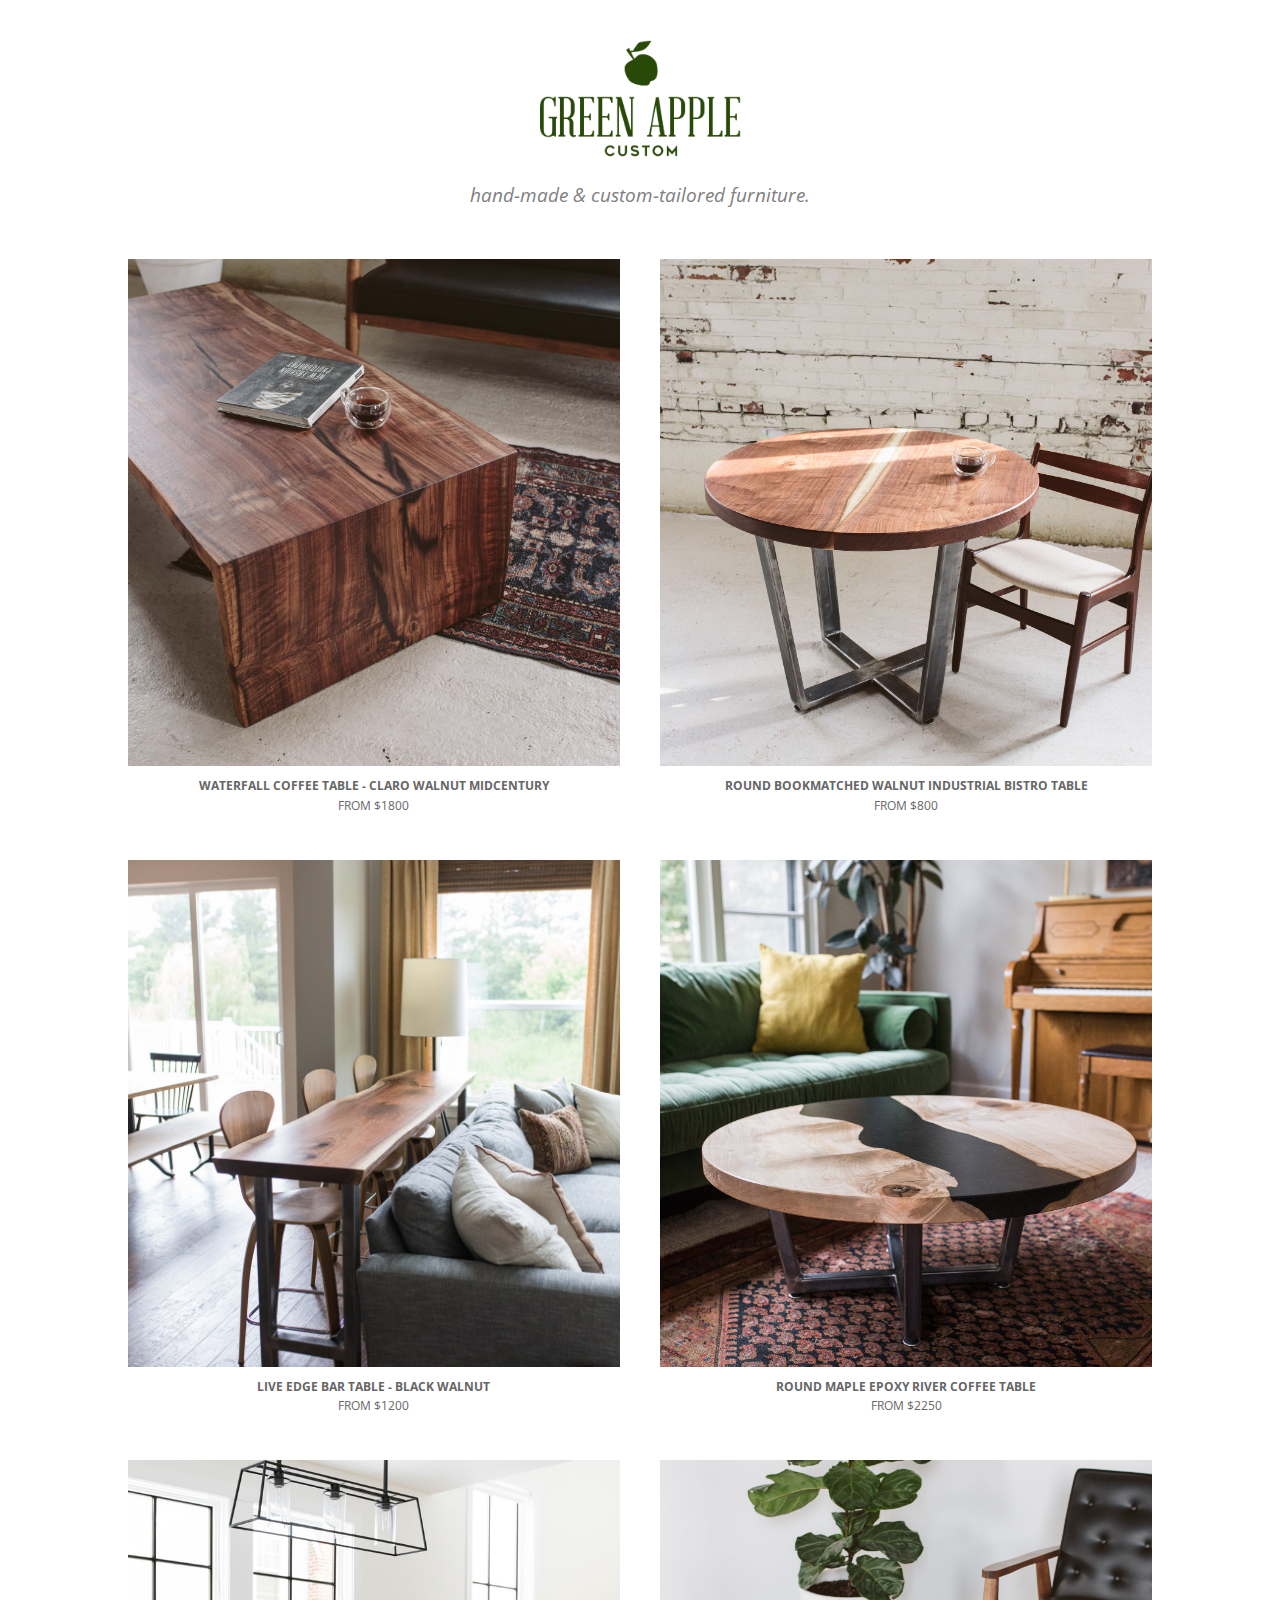
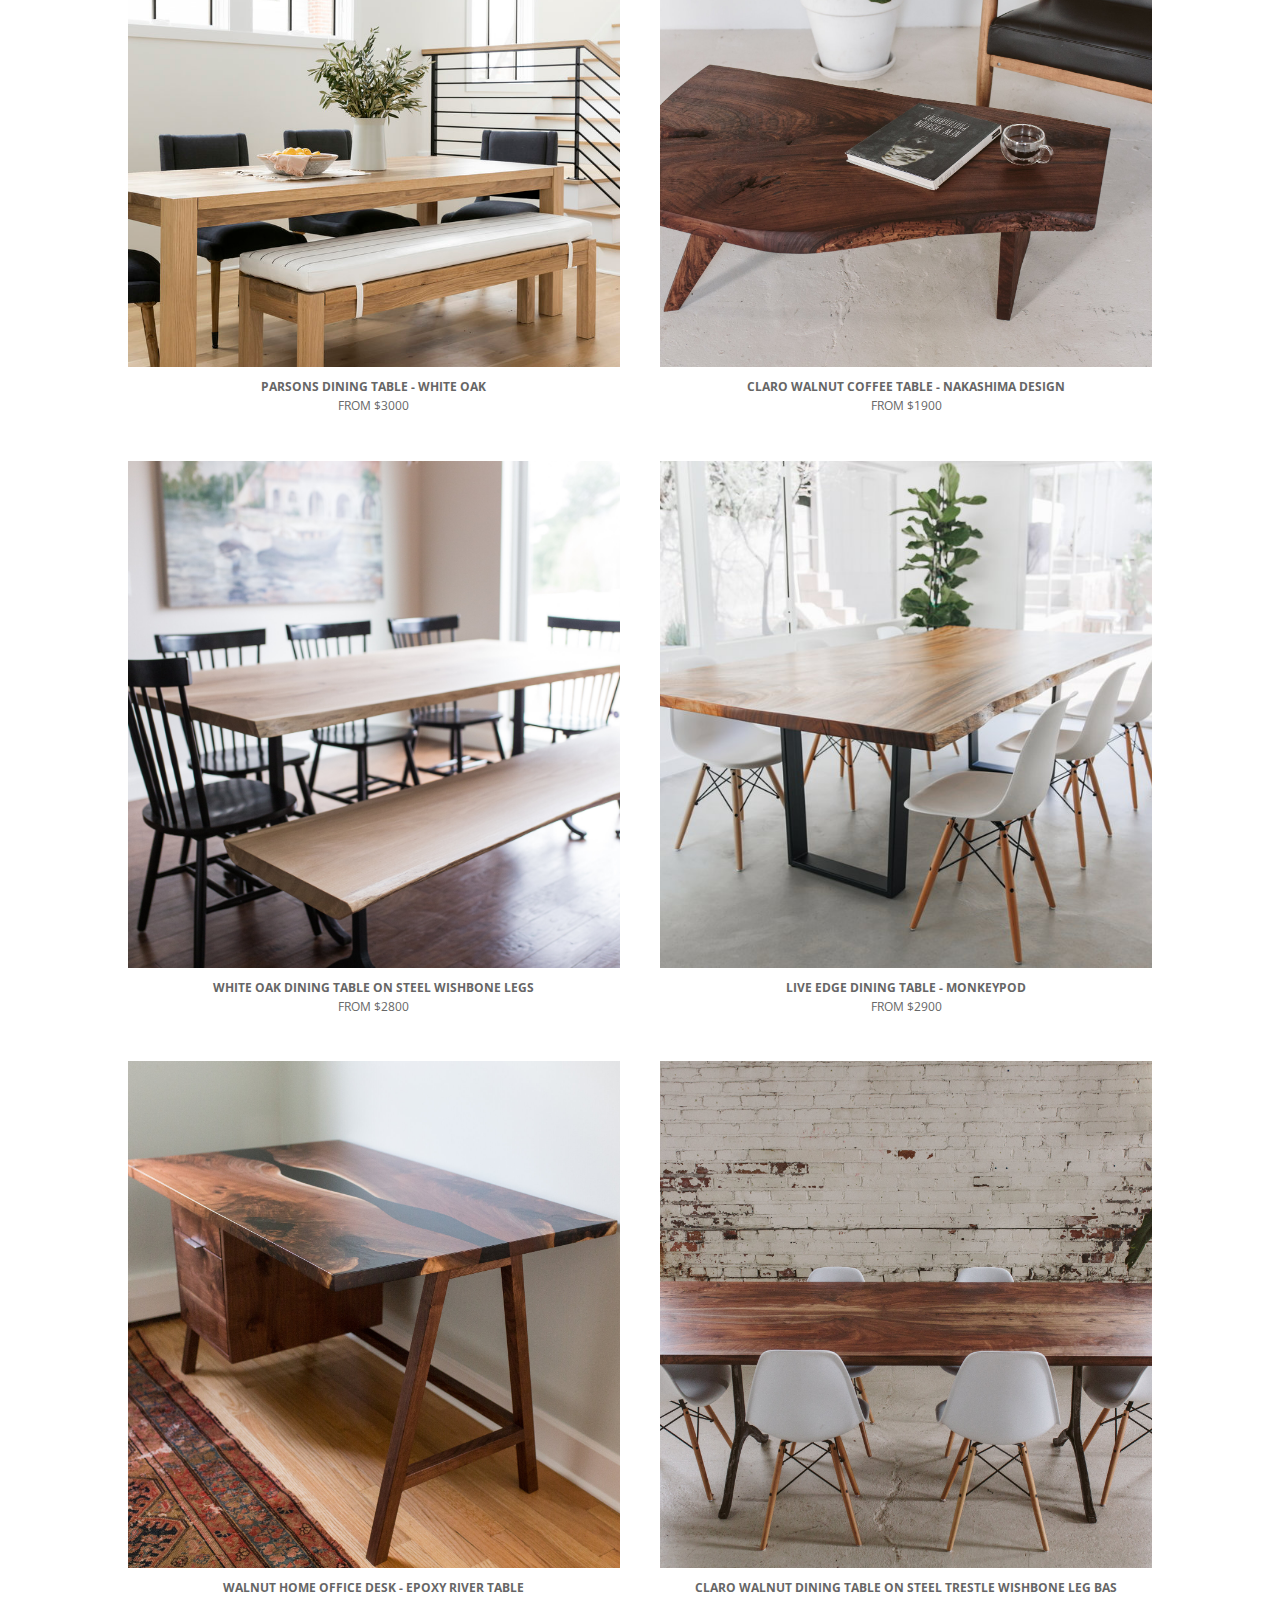
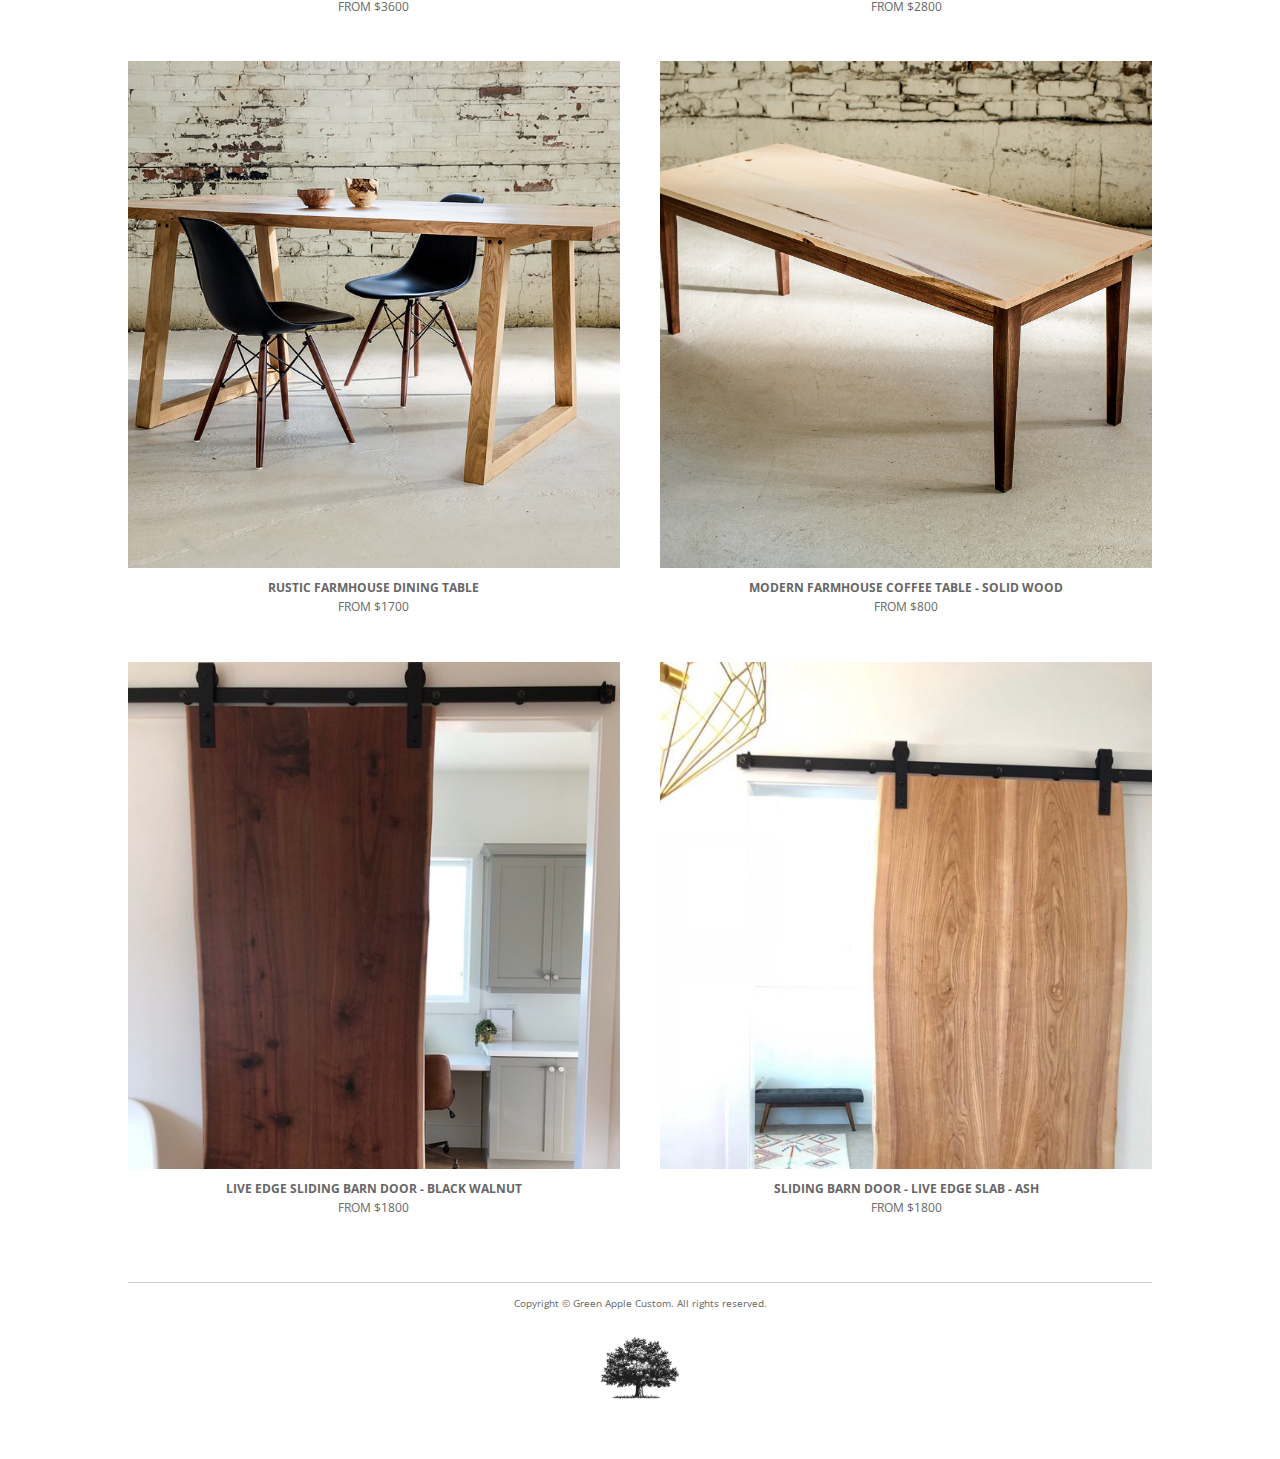
<file: index.html>
<!DOCTYPE html>
<html lang="en">
<head>
  <meta charset="utf-8">
  <title>Green Apple Custom Millwork</title>
  <meta name="description" content="Green Apple Custom Millwork; Hand-Made Custom Furniture">
  <meta name="viewport" content="width=device-width, initial-scale=1">
  <link href="http://fonts.googleapis.com/css?family=Open+Sans:300,400,700" rel="stylesheet">
  <link rel="stylesheet" href="css/normalize.css">
  <link rel="stylesheet" href="css/skeleton.css">
  <link rel="stylesheet" href="css/styles.css">
  <link rel="icon" type="image/png" href="favicon.png" />
</head>

<body>
  <div class="container">
    <div class="header center">
      <img src="images/logo.png" width="201"/>
      <div class="slogan">
        Hand-made & custom-tailored Furniture.
      </div>
    </div>

    <br />

    <div class="table-inventory">
      <div class="row">
        <div class="six columns horz-extra">
          <a href="contact.html"><img src="images/tables/table-1.jpg" /></a>
          <div class="description">
            Waterfall Coffee Table - Claro Walnut Midcentury
            <div class="price">
              from $1800
            </div>
          </div>
        </div>
        <div class="six columns">
          <a href="contact.html"><img src="images/tables/table-2.jpg" /></a>
          <div class="description">
            Round Bookmatched Walnut Industrial Bistro Table
            <div class="price">
              from $800
            </div>
          </div>
        </div>
      </div>
      <div class="row">
        <div class="six columns vert-extra">
          <a href="contact.html"><img src="images/tables/table-3.jpg" /></a>
          <div class="description">
            Live Edge Bar Table - Black Walnut
            <div class="price">
              from $1200
            </div>
          </div>
        </div>
        <div class="six columns">
          <a href="contact.html"><img src="images/tables/table-4.jpg" /></a>
          <div class="description">
            Round Maple Epoxy River Coffee Table
            <div class="price">
              from $2250
            </div>
          </div>
        </div>
      </div>
      <div class="row">
        <div class="six columns vert-extra">
          <a href="contact.html"><img src="images/tables/table-5.jpg" /></a>
          <div class="description">
            Parsons Dining Table - White Oak
            <div class="price">
              from $3000
            </div>
          </div>
        </div>
        <div class="six columns horz-extra">
          <a href="contact.html"><img src="images/tables/table-6.jpg" /></a>
          <div class="description">
            Claro Walnut Coffee Table - Nakashima Design
            <div class="price">
              from $1900
            </div>
          </div>
        </div>
      </div>
      <div class="row">
        <div class="six columns vert-extra">
          <a href="contact.html"><img src="images/tables/table-7.jpg" /></a>
          <div class="description">
            White Oak Dining Table on Steel Wishbone Legs
            <div class="price">
              from $2800
            </div>
          </div>
        </div>
        <div class="six columns">
          <a href="contact.html"><img src="images/tables/table-8.jpg" /></a>
          <div class="description">
            Live Edge Dining Table - Monkeypod
            <div class="price">
              from $2900
            </div>
          </div>
        </div>
      </div>
      <div class="row">
        <div class="six columns">
          <a href="contact.html"><img src="images/tables/table-9.jpg" /></a>
          <div class="description">
            Walnut Home Office Desk - Epoxy River Table
            <div class="price">
              from $3600
            </div>
          </div>
        </div>
        <div class="six columns horz-extra">
          <a href="contact.html"><img src="images/tables/table-10.jpg" /></a>
          <div class="description">
            Claro Walnut Dining Table on Steel Trestle Wishbone Leg Bas
            <div class="price">
              from $2800
            </div>
          </div>
        </div>
      </div>
      <div class="row">
        <div class="six columns horz-extra">
          <a href="contact.html"><img src="images/tables/table-11.jpg" /></a>
          <div class="description">
            Rustic Farmhouse Dining Table
            <div class="price">
              from $1700
            </div>
          </div>
        </div>
        <div class="six columns">
          <a href="contact.html"><img src="images/tables/table-12.jpg" /></a>
          <div class="description">
            Modern Farmhouse Coffee Table - Solid Wood
            <div class="price">
              from $800
            </div>
          </div>
        </div>
      </div>
      <div class="row">
        <div class="six columns vert-extra top-position">
          <a href="contact.html"><img src="images/tables/table-13.jpg" /></a>
          <div class="description">
            Live Edge Sliding Barn Door - Black Walnut
            <div class="price">
              from $1800
            </div>
          </div>
        </div>
        <div class="six columns vert-extra  top-position">
          <a href="contact.html"><img src="images/tables/table-14.jpg" /></a>
          <div class="description">
            Sliding Barn Door - Live Edge Slab - Ash
            <div class="price">
              from $1800
            </div>
          </div>
        </div>
      </div>
    </div>

    <div class="footer">
      Copyright &copy; Green Apple Custom. All rights reserved.
    </div>
    <div class="footer-icon center">
      <img src="images/footer.jpg" height="50" />
    </div>
  </div>
</body>

</html>
</file>
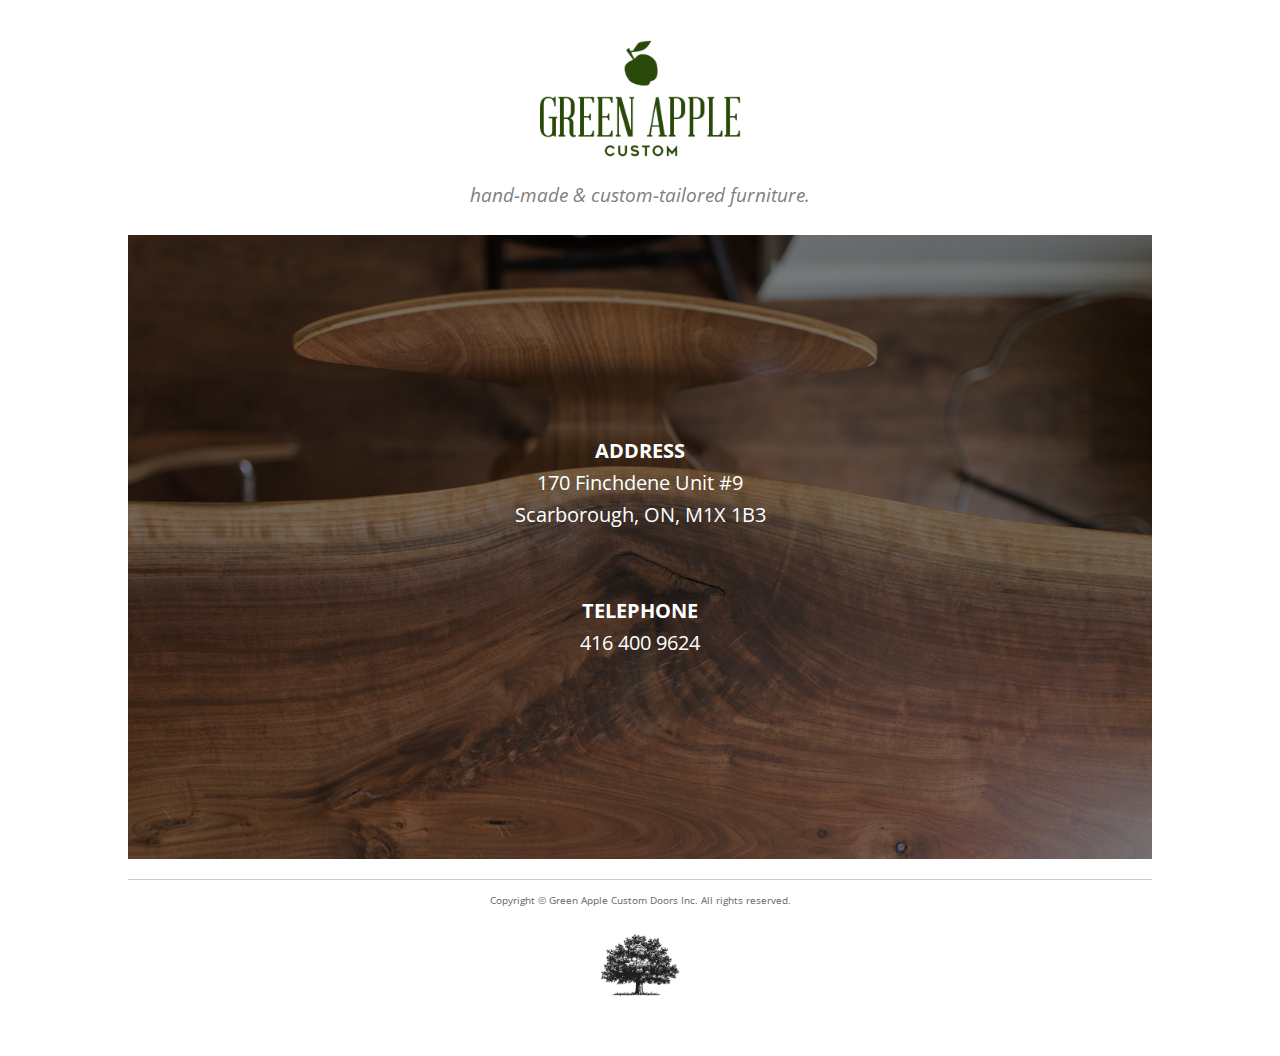
<file: contact.html>
<!DOCTYPE html>
<html lang="en">
<head>
  <meta charset="utf-8">
  <title>Green Apple Custom Doors</title>
  <meta name="description" content="Green Apple Custom Doors; Kitchen Doors; Cabinet Doors">
  <meta name="viewport" content="width=device-width, initial-scale=1">
  <link href="http://fonts.googleapis.com/css?family=Open+Sans:300,400,700" rel="stylesheet">
  <link rel="stylesheet" href="css/normalize.css">
  <link rel="stylesheet" href="css/skeleton.css">
  <link rel="stylesheet" href="css/styles.css">
</head>

<body>
  <div class="container">
    <div class="header center">
      <img src="images/logo.png" width="201"/>
      <div class="slogan">
        Hand-made & custom-tailored Furniture.
      </div>
    </div>

    <div class="splash">
      <div class="intro">
        <b>ADDRESS</b><br/>
        170 Finchdene Unit #9<br />
        Scarborough, ON, M1X 1B3<br />
        <br />
        <br />
        <b>TELEPHONE</b><br />
        416 400 9624
      </div>

      <img src="images/tables/contact-bg.jpg" />
    </div>

    <div class="footer">
      Copyright &copy; Green Apple Custom Doors Inc. All rights reserved.
    </div>
    <div class="footer-icon center">
      <img src="images/footer.jpg" height="50" />
    </div>
  </div>
</body>

</html>
</file>
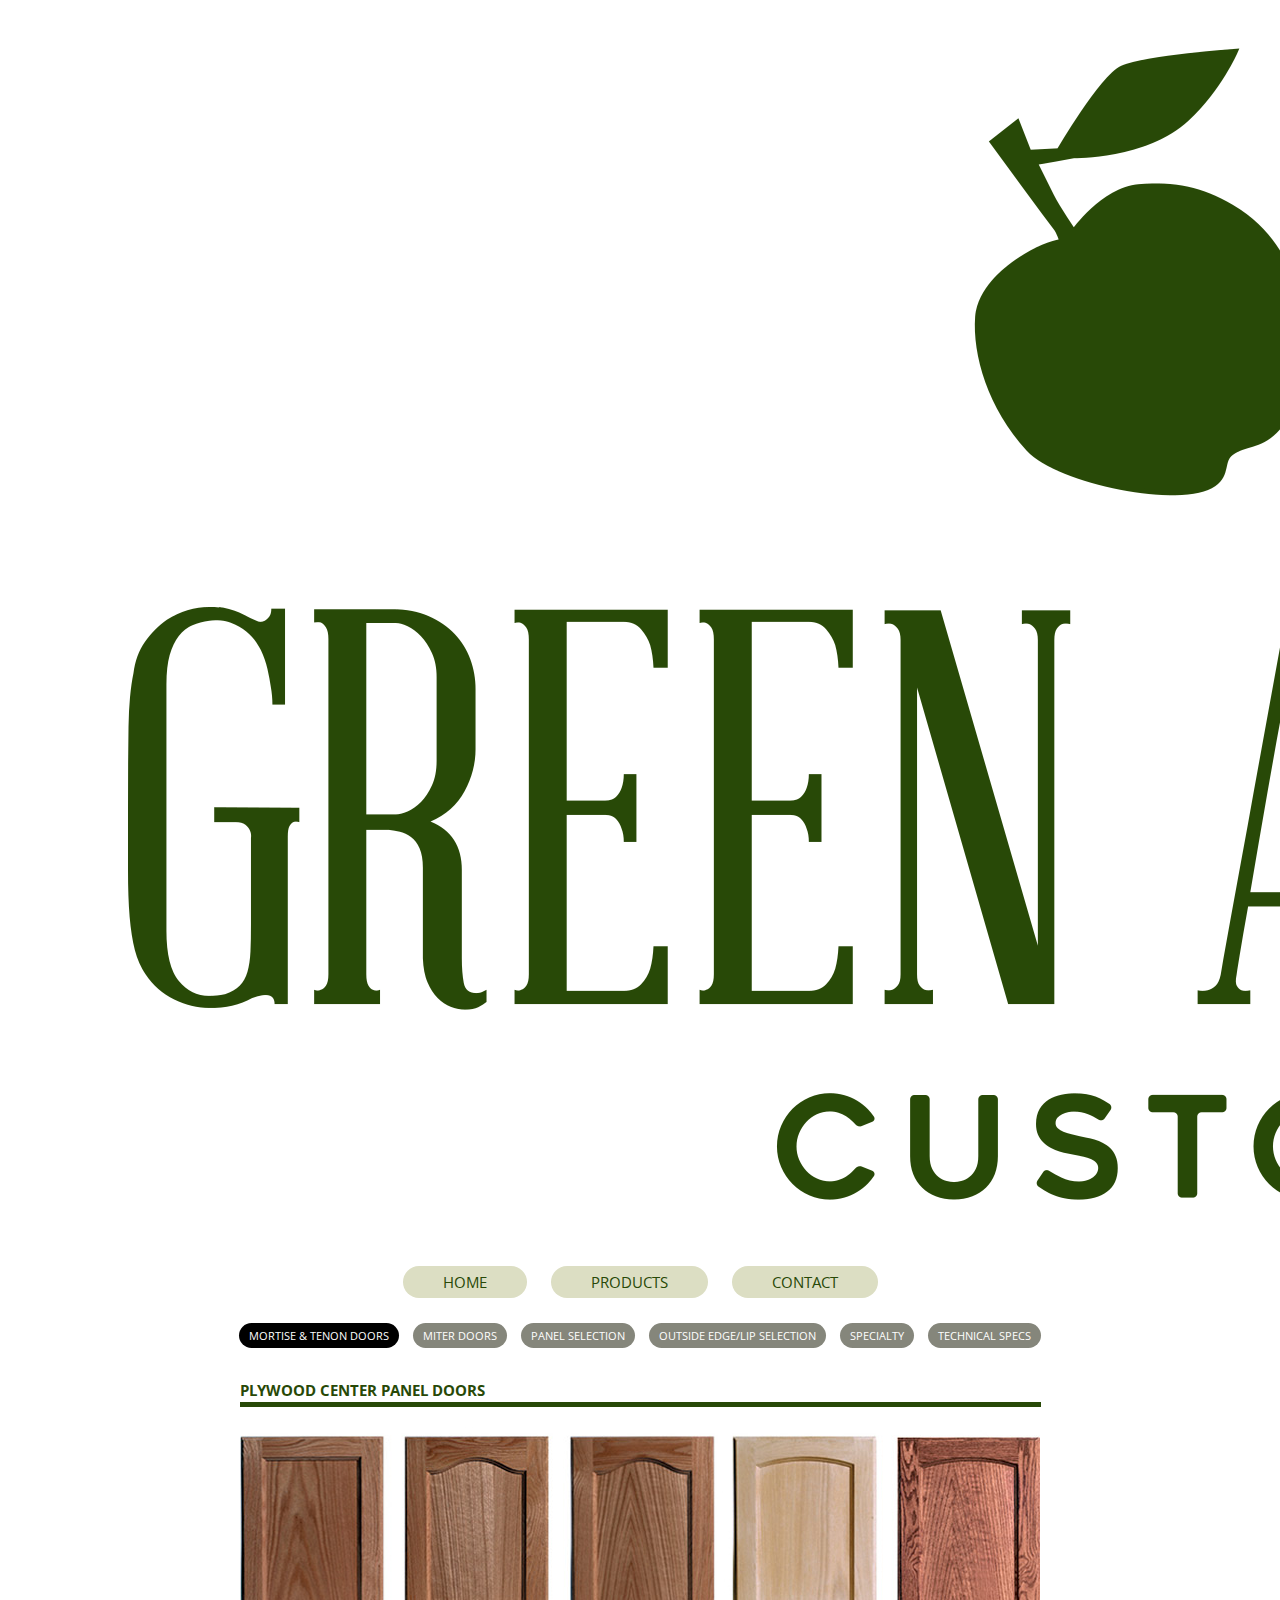
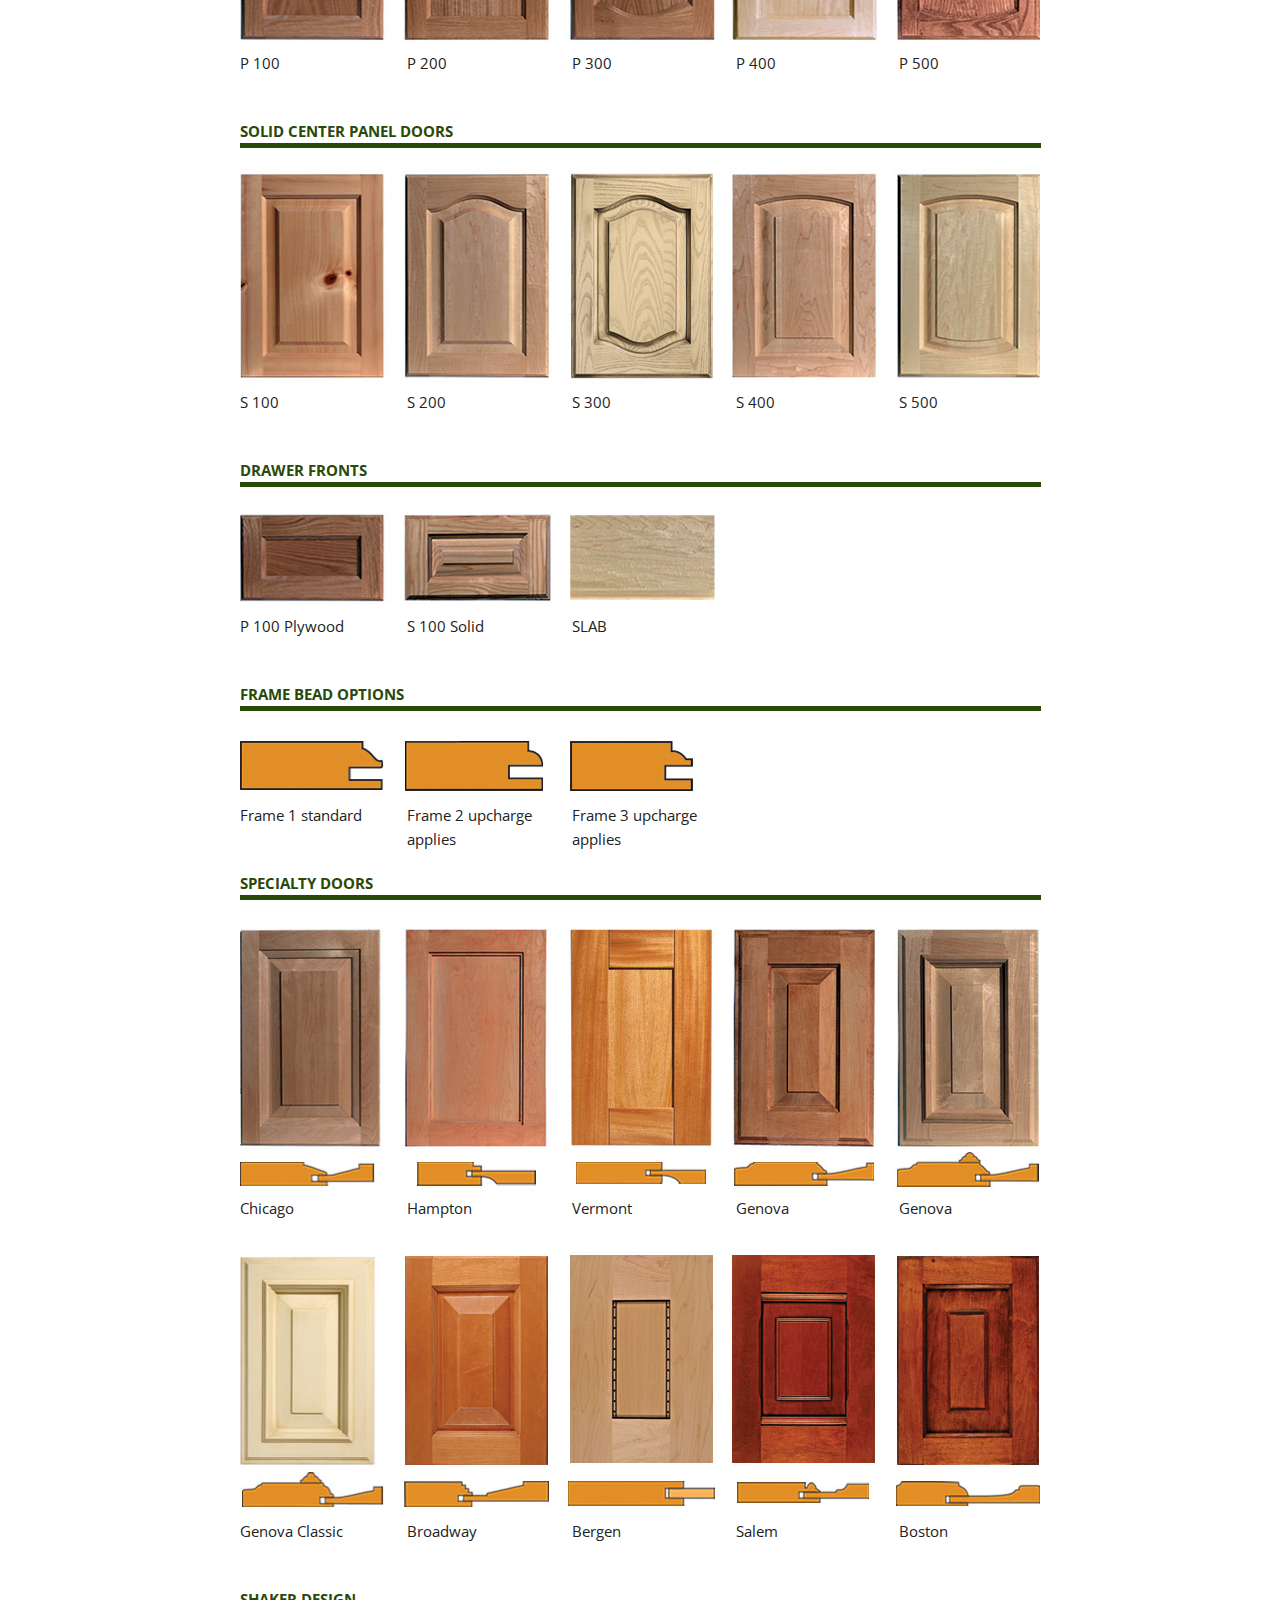
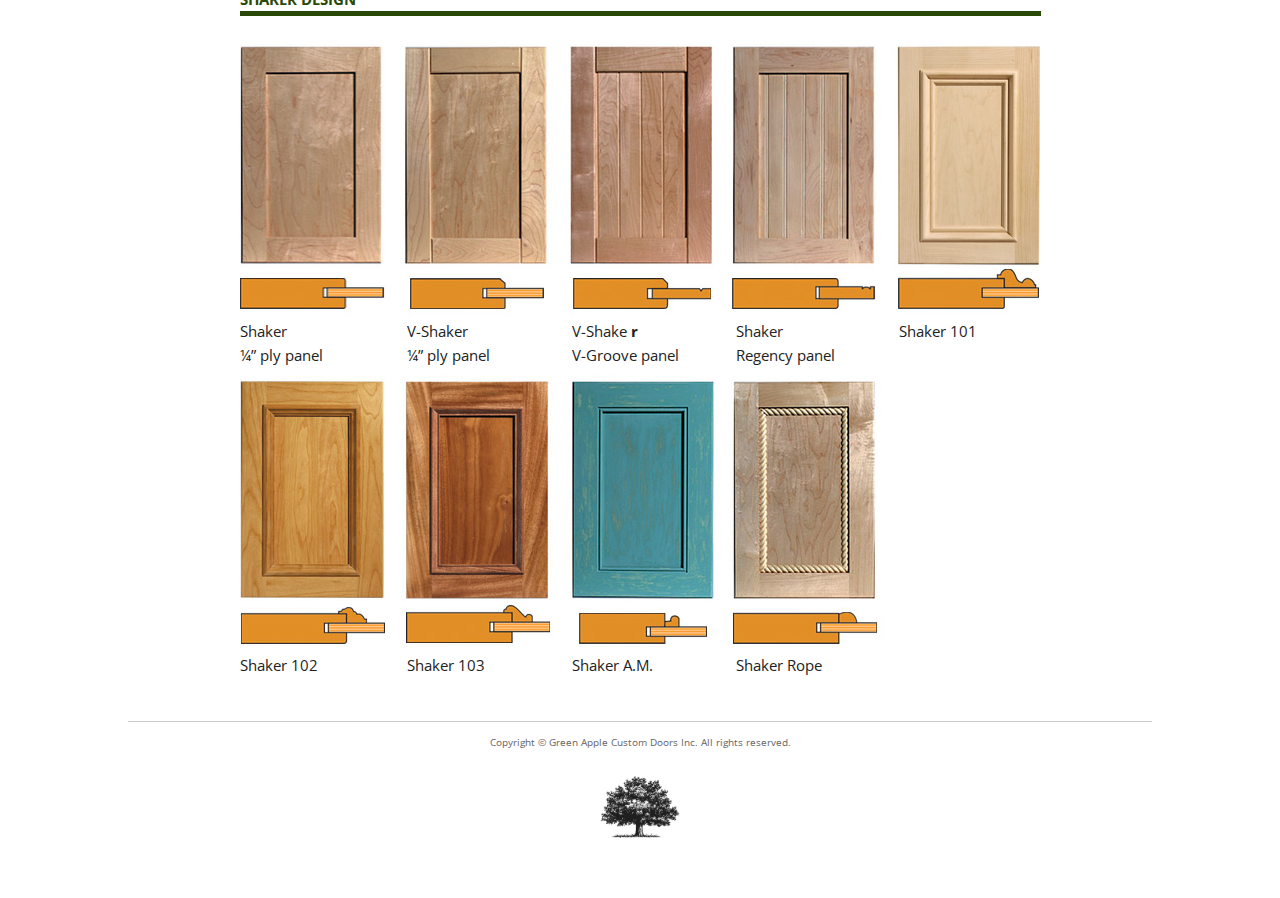
<file: products.html>
<!DOCTYPE html>
<html lang="en">
<head>
  <meta charset="utf-8">
  <title>Green Apple Custom Doors</title>
  <meta name="description" content="Green Apple Custom Doors; Kitchen Doors; Cabinet Doors">
  <meta name="viewport" content="width=device-width, initial-scale=1">
  <link href="http://fonts.googleapis.com/css?family=Open+Sans:300,400,700" rel="stylesheet">
  <link rel="stylesheet" href="css/normalize.css">
  <link rel="stylesheet" href="css/skeleton.css">
  <link rel="stylesheet" href="css/styles.css">
</head>

<body>
  <div class="container">
    <div class="header center">
      <img src="images/logo.png" />
    </div>

    <div class="navbar">
      <div class="navbar-item"><a href="/">Home</a></div>
      <div class="navbar-item"><a href="products.html">Products</a></div>
      <div class="navbar-item"><a href="contact.html">Contact</a></div>
      <div class="u-cf"></div>
    </div>

    <div class="navbar secondary">
      <div class="navbar-item active"><a href="products.html">Mortise &amp; Tenon Doors</a></div>
      <div class="navbar-item"><a href="products_miter.html">Miter Doors</a></div>
      <div class="navbar-item"><a href="products_panel.html">Panel Selection</a></div>
      <div class="navbar-item"><a href="products_edge_lip.html">Outside Edge/Lip Selection</a></div>
      <div class="navbar-item"><a href="products_specialty.html">Specialty</a></div>
      <div class="navbar-item"><a href="products_technical.html">Technical Specs</a></div>
      <div class="u-cf"></div>
    </div>

    <div class="products">

      <table width="801" border="0" align="center" cellspacing="0" cellpadding="0">
        <tbody>
          <tr>
            <td align="left" valign="top">
              <div class="product-header">PLYWOOD CENTER PANEL DOORS</div>
            </td>
          </tr>
          <tr>
            <td align="left" valign="top">
              <img src="images/mt1_25.jpg" width="153" height="224">
              <img src="images/mt1_26.jpg" width="162" height="224">
              <img src="images/mt1_27.jpg" width="169" height="224">
              <img src="images/mt1_28.jpg" width="159" height="224">
              <img src="images/mt1_29.jpg" width="157" height="224">
            </td>
          </tr>
          <tr>
            <td height="48" align="left" valign="top">
              <table width="801" border="0" align="left" cellpadding="0" cellspacing="0">
                <tbody>
                  <tr>
                    <td width="167" align="left" valign="top"><span class="style6">P 100</span></td>
                    <td width="165" height="48" align="left" valign="top"><span class="style6">P 200</span></td>
                    <td width="164" height="48" align="left" valign="top"><span class="style6">P 300</span></td>
                    <td width="163" height="48" align="left" valign="top"><span class="style6">P 400</span></td>
                    <td width="142" height="48" align="left" valign="top"><span class="style6">P 500</span></td>
                  </tr>
                </tbody>
              </table>
            </td>
          </tr>
          <tr>
            <td>
              <div class="product-header">SOLID CENTER PANEL DOORS</div>
            </td>
          </tr>
          <tr>
            <td>
              <img src="images/mt1_32.jpg" width="152" height="222">
              <img src="images/mt1_33.jpg" width="169" height="222">
              <img src="images/mt1_34.jpg" width="160" height="222">
              <img src="images/mt1_35.jpg" width="166" height="222">
              <img src="images/mt1_36.jpg" width="153" height="222">
            </td>
          </tr>
          <tr>
            <td height="48">
              <table width="801" border="0" align="left" cellpadding="0" cellspacing="0">
                <tbody>
                  <tr>
                    <td width="167" align="left" valign="top"><span class="style6">S 100</span></td>
                    <td width="165" height="48" align="left" valign="top"><span class="style6">S 200</span></td>
                    <td width="164" height="48" align="left" valign="top"><span class="style6">S 300</span></td>
                    <td width="163" height="48" align="left" valign="top"><span class="style6">S 400</span></td>
                    <td width="142" height="48" align="left" valign="top"><span class="style6">S 500</span></td>
                  </tr>
                </tbody>
              </table>
            </td>
          </tr>
          <tr>
            <td>
              <div class="product-header">DRAWER FRONTS</div>
            </td>
          </tr>
          <tr>
            <td align="left" valign="top">
              <img src="images/mt1_39.jpg" width="152" height="107">
              <img src="images/mt1_40.jpg" width="162" height="107">
              <img src="images/mt1_41.jpg" width="170" height="107">
            </td>
          </tr>
          <tr>
            <td height="48" align="left" valign="top">
              <table width="801" border="0" align="left" cellpadding="0" cellspacing="0">
                <tbody>
                  <tr>
                    <td width="167" align="left" valign="top"><span class="style6">P 100 </span><span class="style7">Plywood</span></td>
                    <td width="165" height="48" align="left" valign="top"><span class="style6">S 100</span><span class="style7"> Solid</span></td>
                    <td width="164" height="48" align="left" valign="top"><span class="style6">SLAB</span></td>
                    <td width="163" height="48" align="left" valign="top">&nbsp;</td>
                    <td width="142" height="48" align="left" valign="top">&nbsp;</td>
                  </tr>
                </tbody>
              </table>
            </td>
          </tr>
          <tr>
            <td>
              <div class="product-header">FRAME BEAD OPTIONS</div>
            </td>
          </tr>
          <tr>
            <td height="48" align="left" valign="top">
              <img src="images/mt1_47.jpg" width="153" height="72">
              <img src="images/mt1_48.jpg" width="168" height="72">
              <img src="images/mt1_49.jpg" width="162" height="72">
            </td>
          </tr>
          <tr>
            <td align="left" valign="top">
              <table width="801" border="0" align="left" cellpadding="0" cellspacing="0">
                <tbody>
                  <tr>
                    <td width="167" align="left" valign="top"><span class="style6">Frame 1</span><span class="style7"> standard</span></td>
                    <td width="165" height="48" align="left" valign="top"><span class="style6">Frame 2 </span><span class="style7">upcharge applies</span></td>
                    <td width="164" height="48" align="left" valign="top"><span class="style6">Frame 3 </span><span class="style7">upcharge applies</span></td>
                    <td width="163" height="48" align="left" valign="top">&nbsp;</td>
                    <td width="142" height="48" align="left" valign="top">&nbsp;</td>
                  </tr>
                </tbody>
              </table>
            </td>
          </tr>
        </tbody>
      </table>

      <table width="801" border="0" align="center" cellspacing="0" cellpadding="0">
        <tbody>
          <tr>
            <td align="left" valign="top">
              <div class="product-header">SPECIALTY DOORS</div>
            </td>
          </tr>
          <tr>
            <td align="left" valign="top">
              <img src="images/mt2_25.jpg" width="153" height="276">
              <img src="images/mt2_26.jpg" width="162" height="276">
              <img src="images/mt2_27.jpg" width="169" height="276">
              <img src="images/mt2_28.jpg" width="159" height="276">
              <img src="images/mt2_29.jpg" width="157" height="276">
            </td>
          </tr>
          <tr>
            <td height="48" align="left" valign="top">
              <table width="801" border="0" align="left" cellpadding="0" cellspacing="0">
                <tbody>
                  <tr>
                    <td width="167" align="left" valign="top"><span class="style6">Chicago</span></td>
                    <td width="165" height="48" align="left" valign="top"><span class="style6">Hampton</span></td>
                    <td width="164" height="48" align="left" valign="top"><span class="style6">Vermont</span></td>
                    <td width="163" height="48" align="left" valign="top"><span class="style6">Genova</span></td>
                    <td width="142" height="48" align="left" valign="top"><span class="style6">Genova</span></td>
                  </tr>
                </tbody>
              </table>
            </td>
          </tr>
          <tr>
            <td>
              <img src="images/mt2_31.jpg" width="152" height="275">
              <img src="images/mt2_32.jpg" width="169" height="275">
              <img src="images/mt2_35.jpg" width="160" height="274">
              <img src="images/mt2_36.jpg" width="166" height="274">
              <img src="images/mt2_34.jpg" width="153" height="275">
            </td>
          </tr>
          <tr>
            <td>
              <table width="801" border="0" align="left" cellpadding="0" cellspacing="0">
                <tbody>
                  <tr>
                    <td width="167" align="left" valign="top"><span class="style6">Genova Classic</span></td>
                    <td width="165" height="48" align="left" valign="top"><span class="style6">Broadway</span></td>
                    <td width="164" height="48" align="left" valign="top"><span class="style6">Bergen</span></td>
                    <td width="163" height="48" align="left" valign="top"><span class="style6">Salem</span></td>
                    <td width="142" height="48" align="left" valign="top"><span class="style6">Boston</span></td>
                  </tr>
                </tbody>
              </table>
            </td>
          </tr>
          <tr>
            <td>
              <div class="product-header">SHAKER DESIGN</div>
            </td>
          </tr>
          <tr>
            <td align="left" valign="top">
              <img src="images/mt2_39.jpg" width="152" height="283">
              <img src="images/mt2_40.jpg" width="162" height="283">
              <img src="images/mt2_41.jpg" width="170" height="283">
              <img src="images/mt2_42.jpg" width="158" height="283">
              <img src="images/mt2_43.jpg" width="158" height="283">
            </td>
          </tr>
          <tr>
            <td align="left" valign="top">
              <table width="801" border="0" align="left" cellpadding="0" cellspacing="0">
                <tbody>
                  <tr>
                    <td width="167" align="left" valign="top">
                      <div align="left">
                        <span class="style6"></span>
                        <span class="style7"></span>
                        <span class="style6">Shaker<br></span>
                      </div>
                      <span class="style7"></span>
                      <span class="style7">¼” ply panel</span>
                    </td>
                    <td width="165" height="48" align="left" valign="top">
                      <div align="left">
                        <span class="style6">V-Shaker<br></span>
                        <span class="style7">¼” ply panel</span>
                      </div>
                    </td>
                    <td width="164" height="48" align="left" valign="top">
                      <div align="left">
                        <span class="style6">V-Shake</span>
                        <span class="style7"><strong class="style6">r</strong><br></span>
                        <span class="style7">V-Groove panel</span>
                      </div>
                    </td>
                    <td width="163" height="48" align="left" valign="top">
                      <div align="left">
                        <span class="style6">Shaker</span>
                        <span class="style6"><br></span>
                        <span class="style7">Regency panel</span>
                      </div>
                    </td>
                    <td width="142" height="48" align="left" valign="top">
                      <span class="style6">Shaker 101</span>
                    </td>
                  </tr>
                </tbody>
              </table>
            </td>
          </tr>
          <tr>
            <td height="48" align="left" valign="top">
              <img src="images/mt2_46.jpg" width="154" height="286">
              <img src="images/mt2_47.jpg" width="168" height="286">
              <img src="images/mt2_48.jpg" width="162" height="286">
              <img src="images/mt2_49.jpg" width="161" height="286">
            </td>
          </tr>
          <tr>
            <td height="38" align="left" valign="top">
              <table width="801" border="0" align="left" cellpadding="0" cellspacing="0">
                <tbody>
                  <tr>
                    <td width="167" align="left" valign="top">
                      <span class="style6">Shaker 102</span>
                      <span class="style7"></span>
                    </td>
                    <td width="165" height="48" align="left" valign="top">
                      <span class="style6">Shaker 103</span>
                      <span class="style7"></span>
                    </td>
                    <td width="164" height="48" align="left" valign="top">
                      <span class="style6">Shaker A.M.</span>
                      <span class="style7"></span>
                    </td>
                    <td width="163" height="48" align="left" valign="top">
                      <span class="style6">Shaker Rope</span>
                    </td>
                    <td width="142" height="48" align="left" valign="top">&nbsp;</td>
                  </tr>
                </tbody>
              </table>
            </td>
          </tr>
        </tbody>
      </table>

    </div>

    <div class="footer">
      Copyright &copy; Green Apple Custom Doors Inc. All rights reserved.
    </div>
    <div class="footer-icon center">
      <img src="images/footer.jpg" height="50" />
    </div>
  </div>
</body>

</html>
</file>
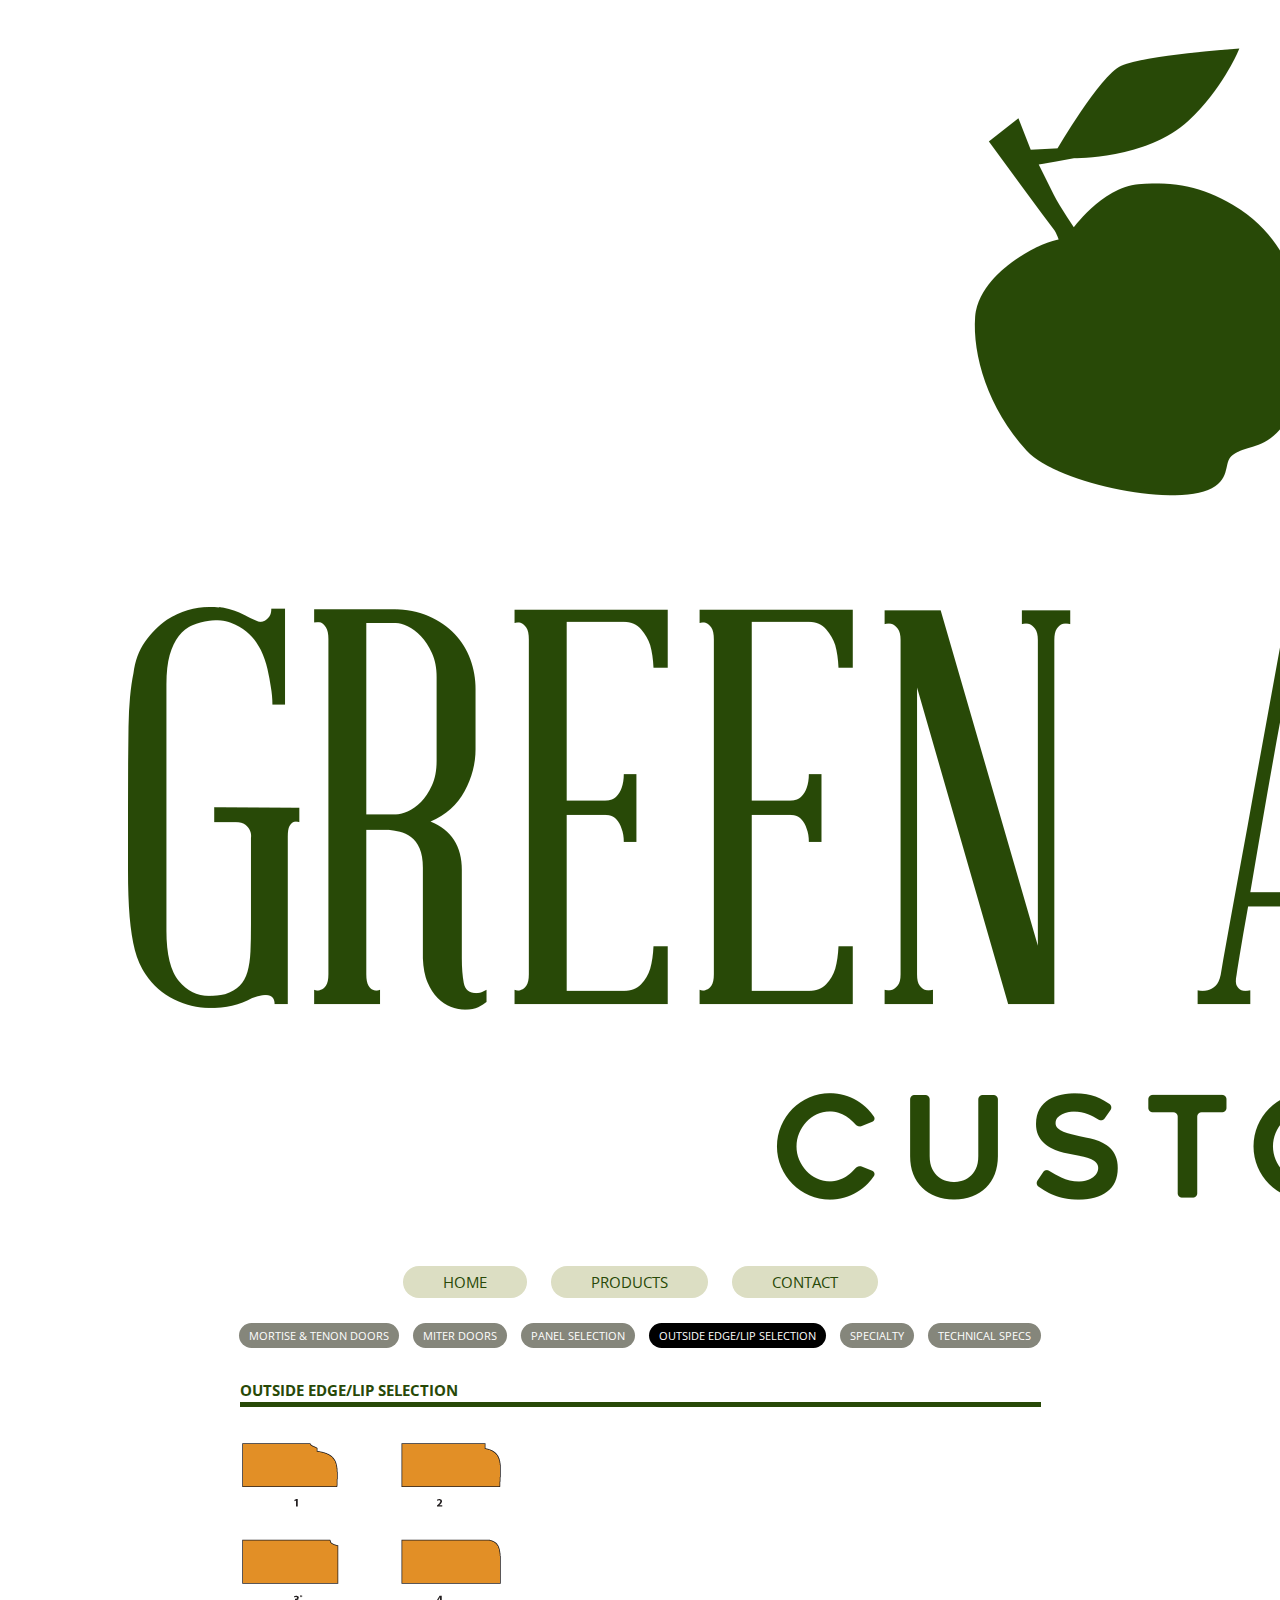
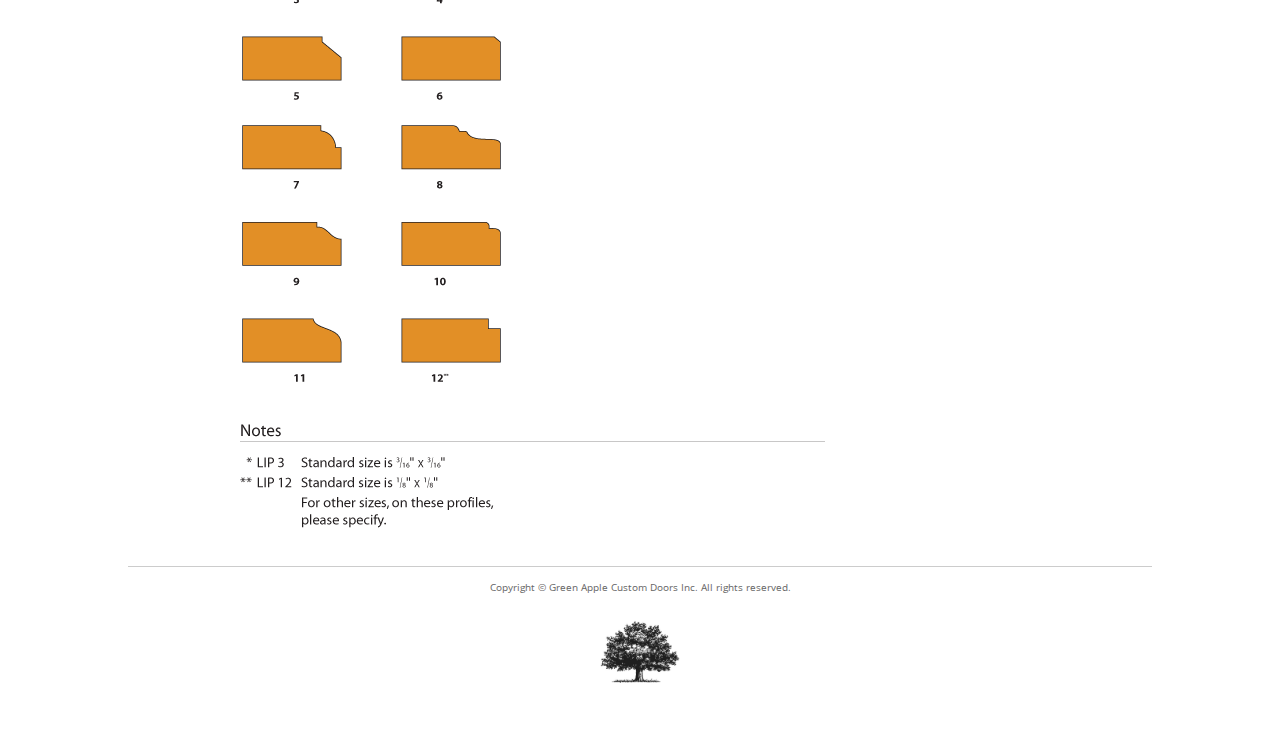
<file: products_edge_lip.html>
<!DOCTYPE html>
<html lang="en">
<head>
  <meta charset="utf-8">
  <title>Green Apple Custom Doors</title>
  <meta name="description" content="Green Apple Custom Doors; Kitchen Doors; Cabinet Doors">
  <meta name="viewport" content="width=device-width, initial-scale=1">
  <link href="http://fonts.googleapis.com/css?family=Open+Sans:300,400,700" rel="stylesheet">
  <link rel="stylesheet" href="css/normalize.css">
  <link rel="stylesheet" href="css/skeleton.css">
  <link rel="stylesheet" href="css/styles.css">
</head>

<body>
  <div class="container">
    <div class="header center">
      <img src="images/logo.png" />
    </div>

    <div class="navbar">
      <div class="navbar-item"><a href="/">Home</a></div>
      <div class="navbar-item"><a href="products.html">Products</a></div>
      <div class="navbar-item"><a href="contact.html">Contact</a></div>
      <div class="u-cf"></div>
    </div>

    <div class="navbar secondary">
      <div class="navbar-item"><a href="products.html">Mortise &amp; Tenon Doors</a></div>
      <div class="navbar-item"><a href="products_miter.html">Miter Doors</a></div>
      <div class="navbar-item"><a href="products_panel.html">Panel Selection</a></div>
      <div class="navbar-item active"><a href="products_edge_lip.html">Outside Edge/Lip Selection</a></div>
      <div class="navbar-item"><a href="products_specialty.html">Specialty</a></div>
      <div class="navbar-item"><a href="products_technical.html">Technical Specs</a></div>
      <div class="u-cf"></div>
    </div>

    <div class="products">
      <table width="801" border="0" align="center" cellpadding="0" cellspacing="0">
        <tbody>
          <tr>
            <td width="801" align="left" valign="top">
              <table width="801" border="0" cellspacing="0" cellpadding="0">
                <tbody>
                  <tr>
                    <td align="left" valign="top">
                      <div class="product-header">OUTSIDE EDGE/LIP SELECTION</div>
                    </td>
                  </tr>
                  <tr>
                    <td align="left" valign="top">
                      <img src="images/lip.gif" width="801">
                    </td>
                  </tr>
                </tbody>
              </table>
            </td>
          </tr>
        </tbody>
      </table>
    </div>

    <div class="footer">
      Copyright &copy; Green Apple Custom Doors Inc. All rights reserved.
    </div>
    <div class="footer-icon center">
      <img src="images/footer.jpg" height="50" />
    </div>
  </div>
</body>

</html>
</file>
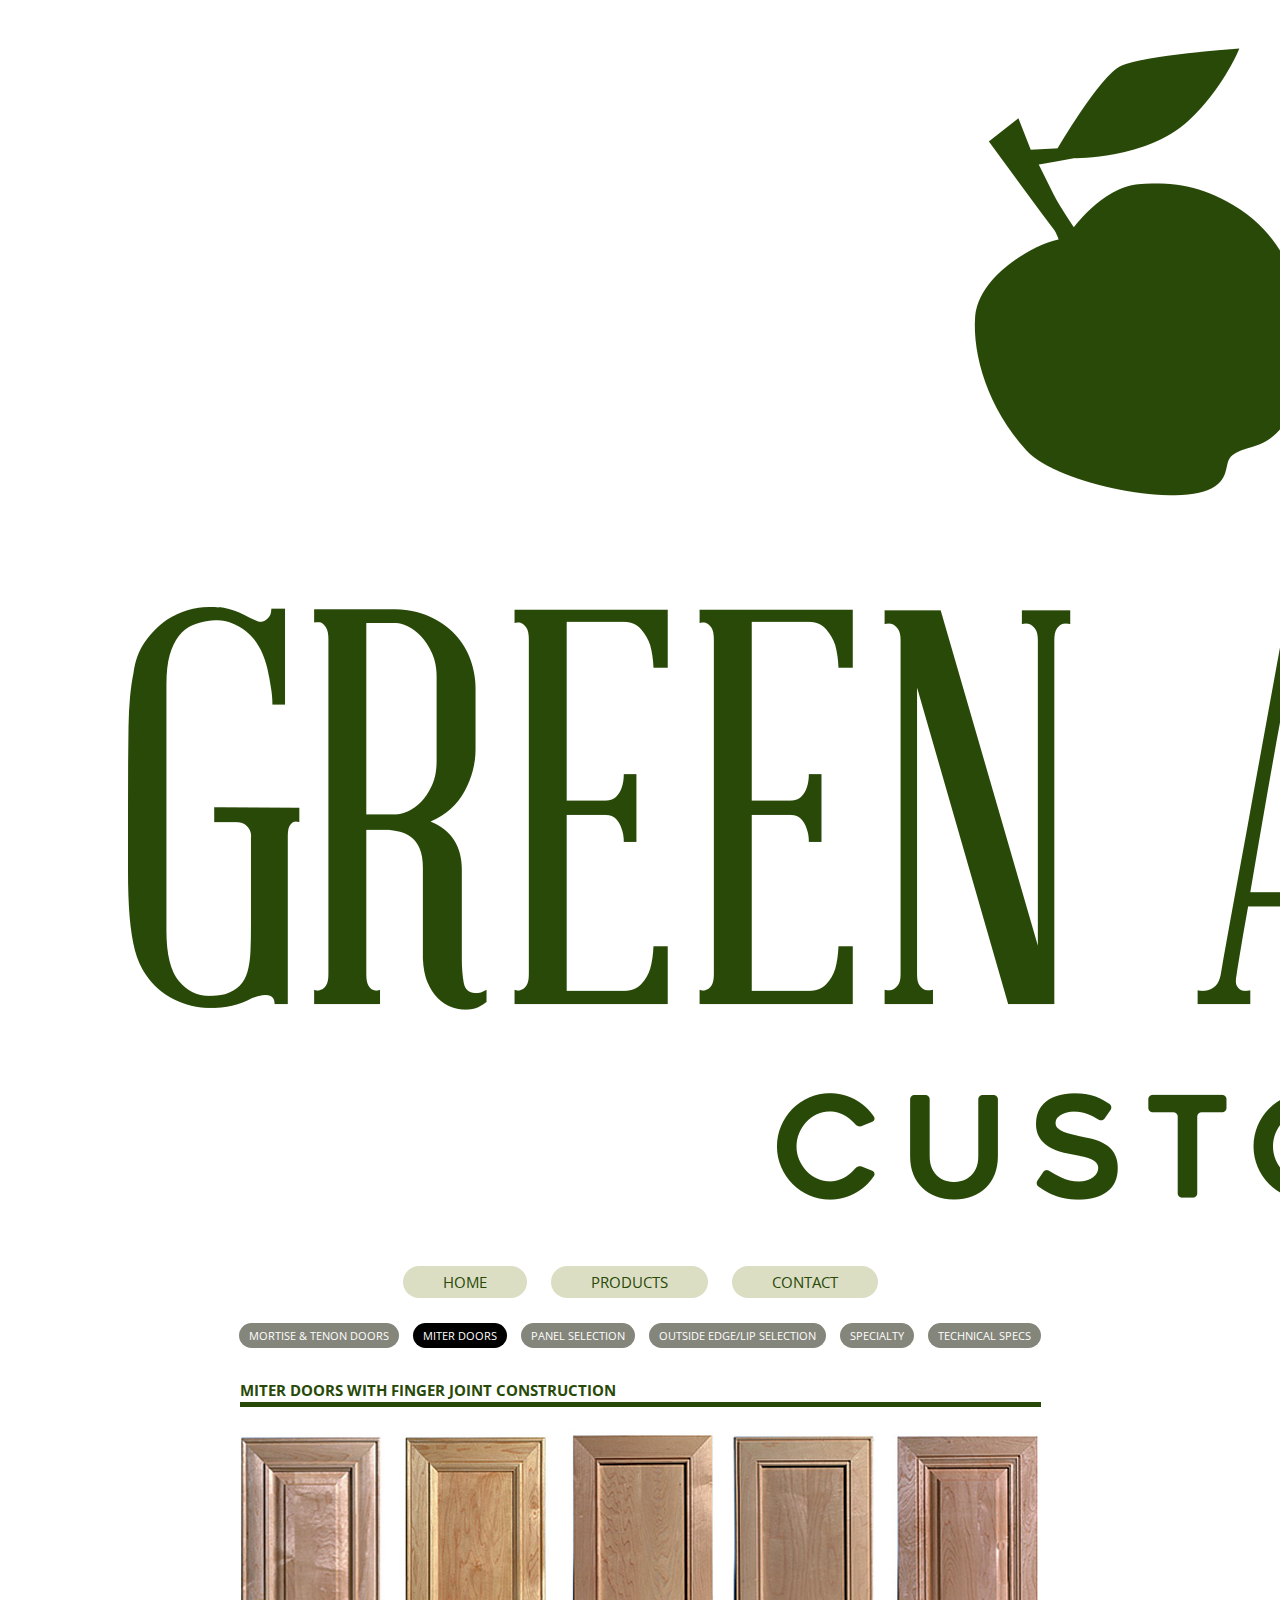
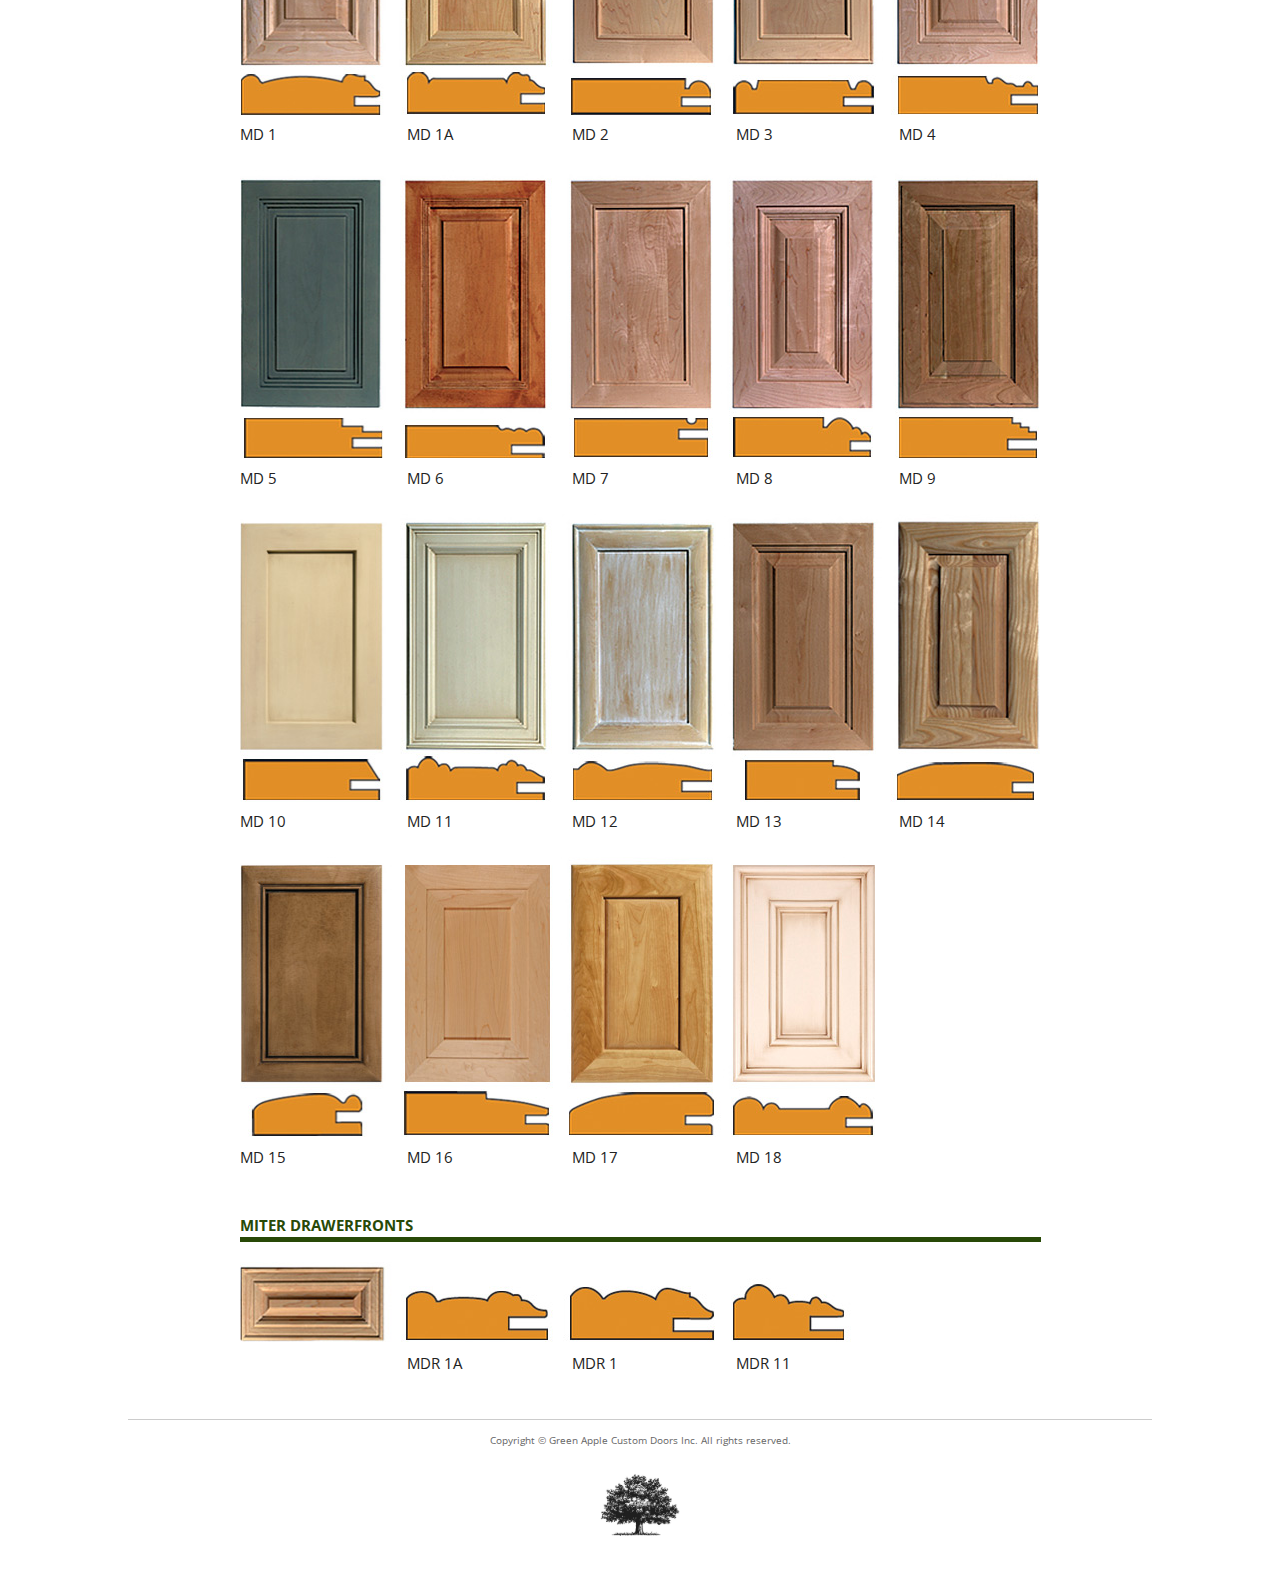
<file: products_miter.html>
<!DOCTYPE html>
<html lang="en">
<head>
  <meta charset="utf-8">
  <title>Green Apple Custom Doors</title>
  <meta name="description" content="Green Apple Custom Doors; Kitchen Doors; Cabinet Doors">
  <meta name="viewport" content="width=device-width, initial-scale=1">
  <link href="http://fonts.googleapis.com/css?family=Open+Sans:300,400,700" rel="stylesheet">
  <link rel="stylesheet" href="css/normalize.css">
  <link rel="stylesheet" href="css/skeleton.css">
  <link rel="stylesheet" href="css/styles.css">
</head>

<body>
  <div class="container">
    <div class="header center">
      <img src="images/logo.png" />
    </div>

    <div class="navbar">
      <div class="navbar-item"><a href="/">Home</a></div>
      <div class="navbar-item"><a href="products.html">Products</a></div>
      <div class="navbar-item"><a href="contact.html">Contact</a></div>
      <div class="u-cf"></div>
    </div>

    <div class="navbar secondary">
      <div class="navbar-item"><a href="products.html">Mortise &amp; Tenon Doors</a></div>
      <div class="navbar-item active"><a href="products_miter.html">Miter Doors</a></div>
      <div class="navbar-item"><a href="products_panel.html">Panel Selection</a></div>
      <div class="navbar-item"><a href="products_edge_lip.html">Outside Edge/Lip Selection</a></div>
      <div class="navbar-item"><a href="products_specialty.html">Specialty</a></div>
      <div class="navbar-item"><a href="products_technical.html">Technical Specs</a></div>
      <div class="u-cf"></div>
    </div>

    <div class="products">
      <table width="801" border="0" align="center" cellpadding="0" cellspacing="0">
        <tbody>
          <tr>
            <td width="801" align="left" valign="top">
              <table width="801" border="0" cellspacing="0" cellpadding="0">
                <tbody>
                  <tr>
                    <td align="left" valign="top">
                      <div class="product-header">MITER DOORS WITH FINGER JOINT CONSTRUCTION</div>
                    </td>
                  </tr>
                  <tr>
                    <td align="left" valign="top">
                      <img src="images/miter_24.jpg" width="153" height="295">
                      <img src="images/miter_25.jpg" width="162" height="295">
                      <img src="images/miter_26.jpg" width="169" height="295">
                      <img src="images/miter_27.jpg" width="159" height="295">
                      <img src="images/miter_28.jpg" width="157" height="295">
                    </td>
                  </tr>
                  <tr>
                    <td height="48" align="left" valign="top">
                      <table width="801" border="0" align="left" cellpadding="0" cellspacing="0">
                        <tbody>
                          <tr>
                            <td width="167" align="left" valign="top"><span class="style6">MD 1</span></td>
                            <td width="165" height="48" align="left" valign="top"><span class="style6">MD 1A</span></td>
                            <td width="164" height="48" align="left" valign="top"><span class="style6">MD 2</span></td>
                            <td width="163" height="48" align="left" valign="top"><span class="style6">MD 3</span></td>
                            <td width="142" height="48" align="left" valign="top"><span class="style6">MD 4</span></td>
                          </tr>
                        </tbody>
                      </table>
                    </td>
                  </tr>
                  <tr>
                    <td>
                      <img src="images/miter_30.jpg" width="152" height="296">
                      <img src="images/miter_31.jpg" width="169" height="296">
                      <img src="images/miter_34.jpg" width="160" height="295">
                      <img src="images/miter_35.jpg" width="166" height="295">
                      <img src="images/miter_33.jpg" width="153" height="296">
                    </td>
                  </tr>
                  <tr>
                    <td height="48">
                      <table width="801" border="0" align="left" cellpadding="0" cellspacing="0">
                        <tbody>
                          <tr>
                            <td width="167" align="left" valign="top"><span class="style6">MD 5</span></td>
                            <td width="165" height="48" align="left" valign="top"><span class="style6">MD 6</span></td>
                            <td width="164" height="48" align="left" valign="top"><span class="style6">MD 7</span></td>
                            <td width="163" height="48" align="left" valign="top"><span class="style6">MD 8</span></td>
                            <td width="142" height="48" align="left" valign="top"><span class="style6">MD 9</span></td>
                          </tr>
                        </tbody>
                      </table>
                    </td>
                  </tr>
                  <tr>
                    <td align="left" valign="top">
                      <img src="images/miter_37.jpg" width="152" height="295">
                      <img src="images/miter_38.jpg" width="162" height="295">
                      <img src="images/miter_39.jpg" width="170" height="295">
                      <img src="images/miter_40.jpg" width="158" height="295">
                      <img src="images/miter_41.jpg" width="158" height="295">
                    </td>
                  </tr>
                  <tr>
                    <td height="48" align="left" valign="top">
                      <table width="801" border="0" align="left" cellpadding="0" cellspacing="0">
                        <tbody>
                          <tr>
                            <td width="167" align="left" valign="top"><span class="style6">MD 10</span></td>
                            <td width="165" height="48" align="left" valign="top"><span class="style6">MD 11</span></td>
                            <td width="164" height="48" align="left" valign="top"><span class="style6">MD 12</span></td>
                            <td width="163" height="48" align="left" valign="top"><span class="style6">MD 13</span></td>
                            <td width="142" height="48" align="left" valign="top"><span class="style6">MD 14</span></td>
                          </tr>
                        </tbody>
                      </table>
                    </td>
                  </tr>
                  <tr>
                    <td align="left" valign="top">
                      <img src="images/miter_44.jpg" width="153" height="288">
                      <img src="images/miter_45.jpg" width="168" height="288">
                      <img src="images/miter_46.jpg" width="162" height="288">
                      <img src="images/miter_47.jpg" width="161" height="288">
                    </td>
                  </tr>
                  <tr>
                    <td height="48" align="left" valign="top">
                      <table width="801" border="0" align="left" cellpadding="0" cellspacing="0">
                        <tbody>
                          <tr>
                            <td width="167" align="left" valign="top"><span class="style6">MD 15</span></td>
                            <td width="165" height="48" align="left" valign="top"><span class="style6">MD 16</span></td>
                            <td width="164" height="48" align="left" valign="top"><span class="style6">MD 17</span></td>
                            <td width="163" height="48" align="left" valign="top"><span class="style6">MD 18</span></td>
                            <td width="142" height="48" align="left" valign="top">&nbsp;</td>
                          </tr>
                        </tbody>
                      </table>
                    </td>
                  </tr>
                  <tr>
                    <td align="left" valign="top">
                      <div class="product-header">MITER DRAWERFRONTS</div>
                    </td>
                  </tr>
                  <tr>
                    <td align="left" valign="top">
                      <img src="images/miter_51.jpg" width="153" height="89">
                      <img src="images/miter_52.jpg" width="162" height="89">
                      <img src="images/miter_53.jpg" width="168" height="89">
                      <img src="images/miter_54.jpg" width="133" height="89">
                    </td>
                  </tr>
                  <tr>
                    <td height="48"><table width="801" border="0" align="left" cellpadding="0" cellspacing="0">
                      <tbody>
                        <tr>
                          <td width="167" align="left" valign="top">&nbsp;</td>
                          <td width="165" height="48" align="left" valign="top"><span class="style6">MDR 1A</span></td>
                          <td width="164" height="48" align="left" valign="top"><span class="style6">MDR 1</span></td>
                          <td width="163" height="48" align="left" valign="top"><span class="style6">MDR 11</span></td>
                          <td width="142" height="48" align="left" valign="top">&nbsp;</td>
                        </tr>
                      </tbody>
                    </table>
                  </td>
                </tr>
              </tbody>
            </table>
          </td>
        </tr>
      </tbody>
    </table>
  </div>

  <div class="footer">
    Copyright &copy; Green Apple Custom Doors Inc. All rights reserved.
  </div>
  <div class="footer-icon center">
    <img src="images/footer.jpg" height="50" />
  </div>
</div>
</body>

</html>
</file>
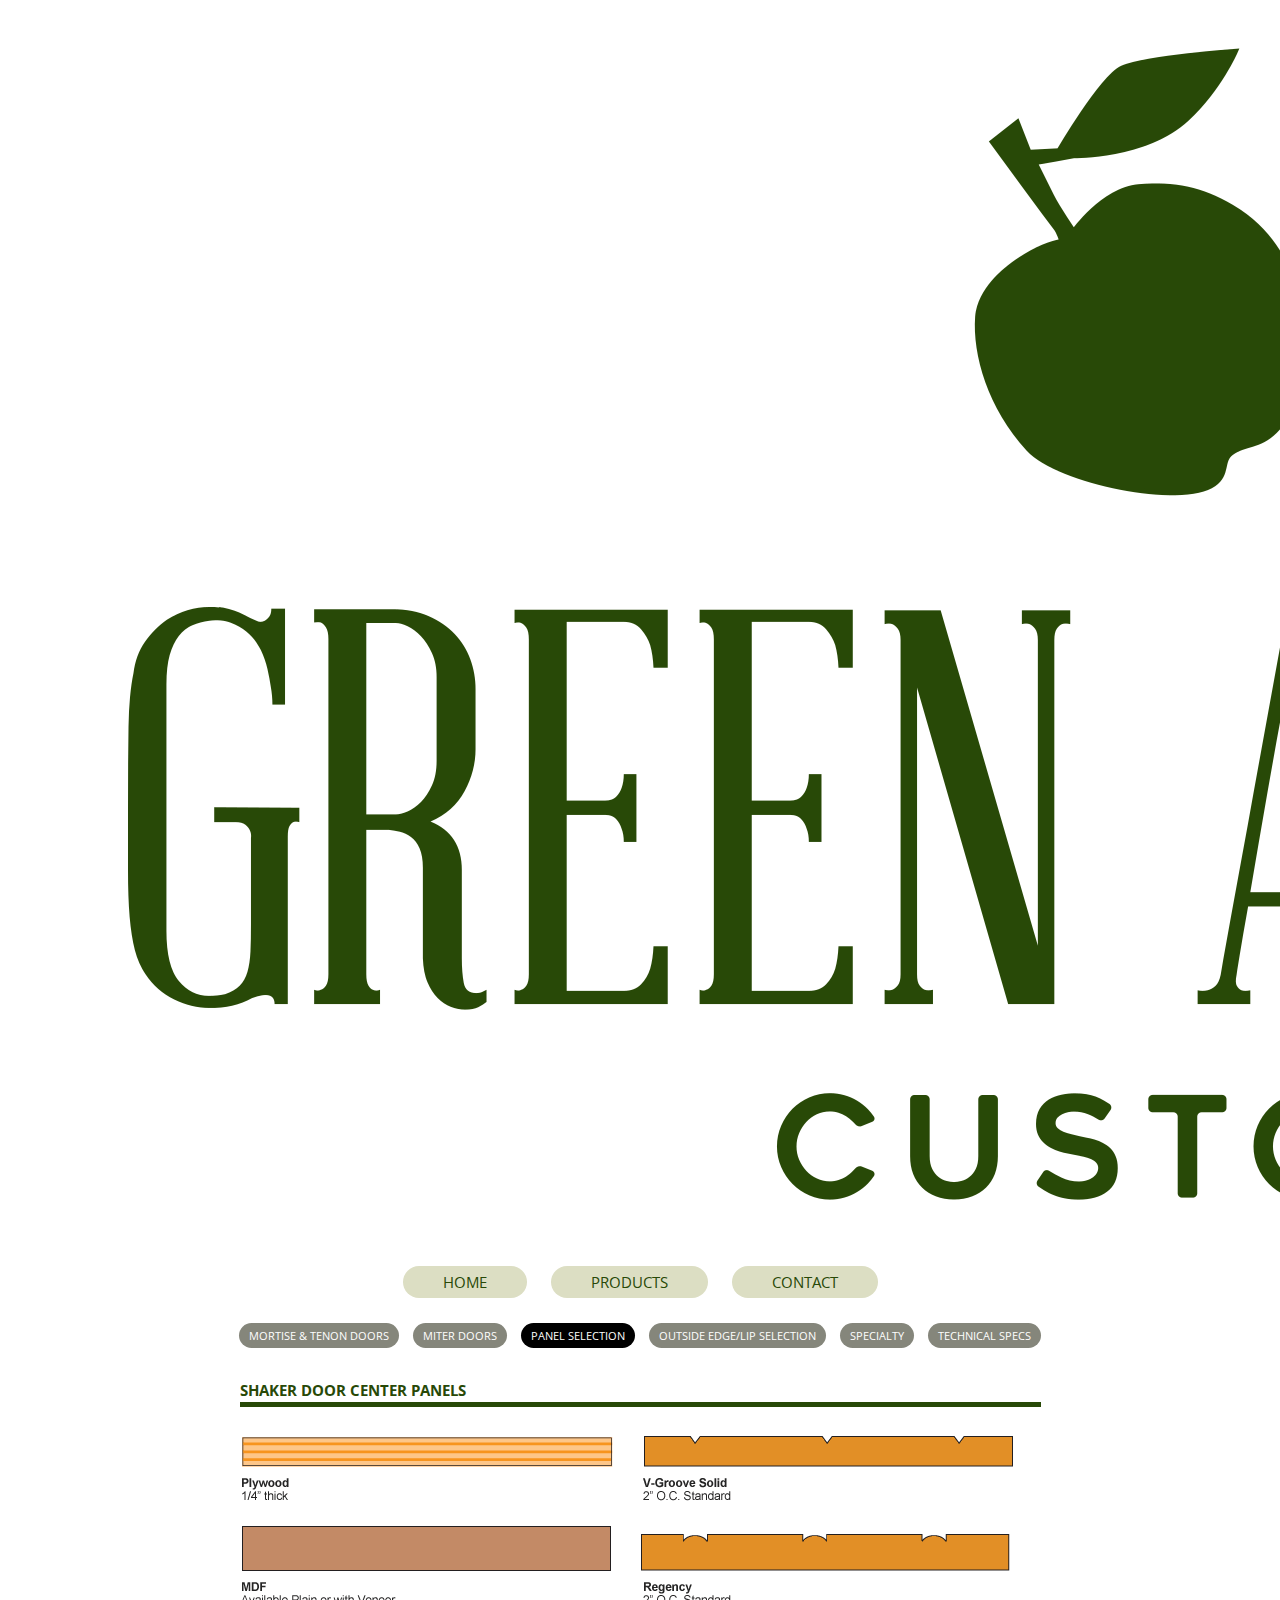
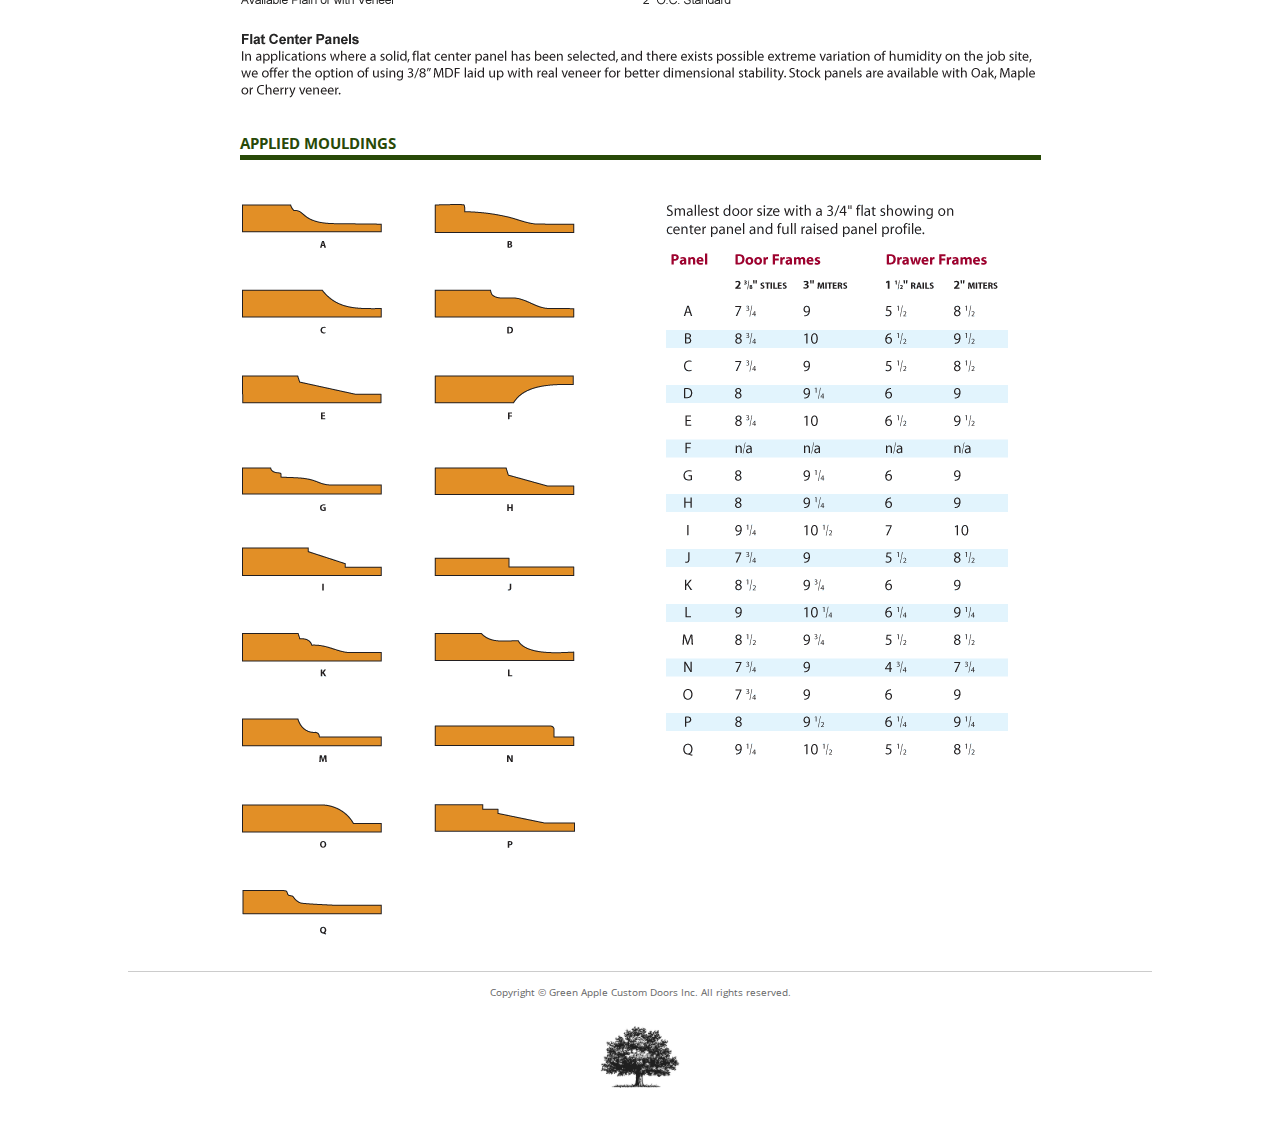
<file: products_panel.html>
<!DOCTYPE html>
<html lang="en">
<head>
  <meta charset="utf-8">
  <title>Green Apple Custom Doors</title>
  <meta name="description" content="Green Apple Custom Doors; Kitchen Doors; Cabinet Doors">
  <meta name="viewport" content="width=device-width, initial-scale=1">
  <link href="http://fonts.googleapis.com/css?family=Open+Sans:300,400,700" rel="stylesheet">
  <link rel="stylesheet" href="css/normalize.css">
  <link rel="stylesheet" href="css/skeleton.css">
  <link rel="stylesheet" href="css/styles.css">
</head>

<body>
  <div class="container">
    <div class="header center">
      <img src="images/logo.png" />
    </div>

    <div class="navbar">
      <div class="navbar-item"><a href="/">Home</a></div>
      <div class="navbar-item"><a href="products.html">Products</a></div>
      <div class="navbar-item"><a href="contact.html">Contact</a></div>
      <div class="u-cf"></div>
    </div>

    <div class="navbar secondary">
      <div class="navbar-item"><a href="products.html">Mortise &amp; Tenon Doors</a></div>
      <div class="navbar-item"><a href="products_miter.html">Miter Doors</a></div>
      <div class="navbar-item active"><a href="products_panel.html">Panel Selection</a></div>
      <div class="navbar-item"><a href="products_edge_lip.html">Outside Edge/Lip Selection</a></div>
      <div class="navbar-item"><a href="products_specialty.html">Specialty</a></div>
      <div class="navbar-item"><a href="products_technical.html">Technical Specs</a></div>
      <div class="u-cf"></div>
    </div>

    <div class="products">
      <table width="801" border="0" align="center" cellpadding="0" cellspacing="0">
        <tbody>
          <tr>
            <td width="801" align="left" valign="top">
              <table width="801" border="0" cellspacing="0" cellpadding="0">
                <tbody>
                  <tr>
                    <td align="left" valign="top">
                      <div class="product-header">SHAKER DOOR CENTER PANELS</div>
                    </td>
                  </tr>
                  <tr>
                    <td align="left" valign="top">
                      <img src="images/panel_shaker.gif" width="801">
                    </td>
                  </tr>
                  <tr>
                    <td align="left" valign="top">
                      <div class="product-header">APPLIED MOULDINGS</div>
                    </td>
                  </tr>
                  <tr>
                    <td align="left" valign="top">
                      <img src="images/panel_applied.gif" width="801">
                    </td>
                  </tr>
                </tbody>
              </table>
            </td>
          </tr>
        </tbody>
      </table>
    </div>

    <div class="footer">
      Copyright &copy; Green Apple Custom Doors Inc. All rights reserved.
    </div>
    <div class="footer-icon center">
      <img src="images/footer.jpg" height="50" />
    </div>
  </div>
</body>

</html>
</file>
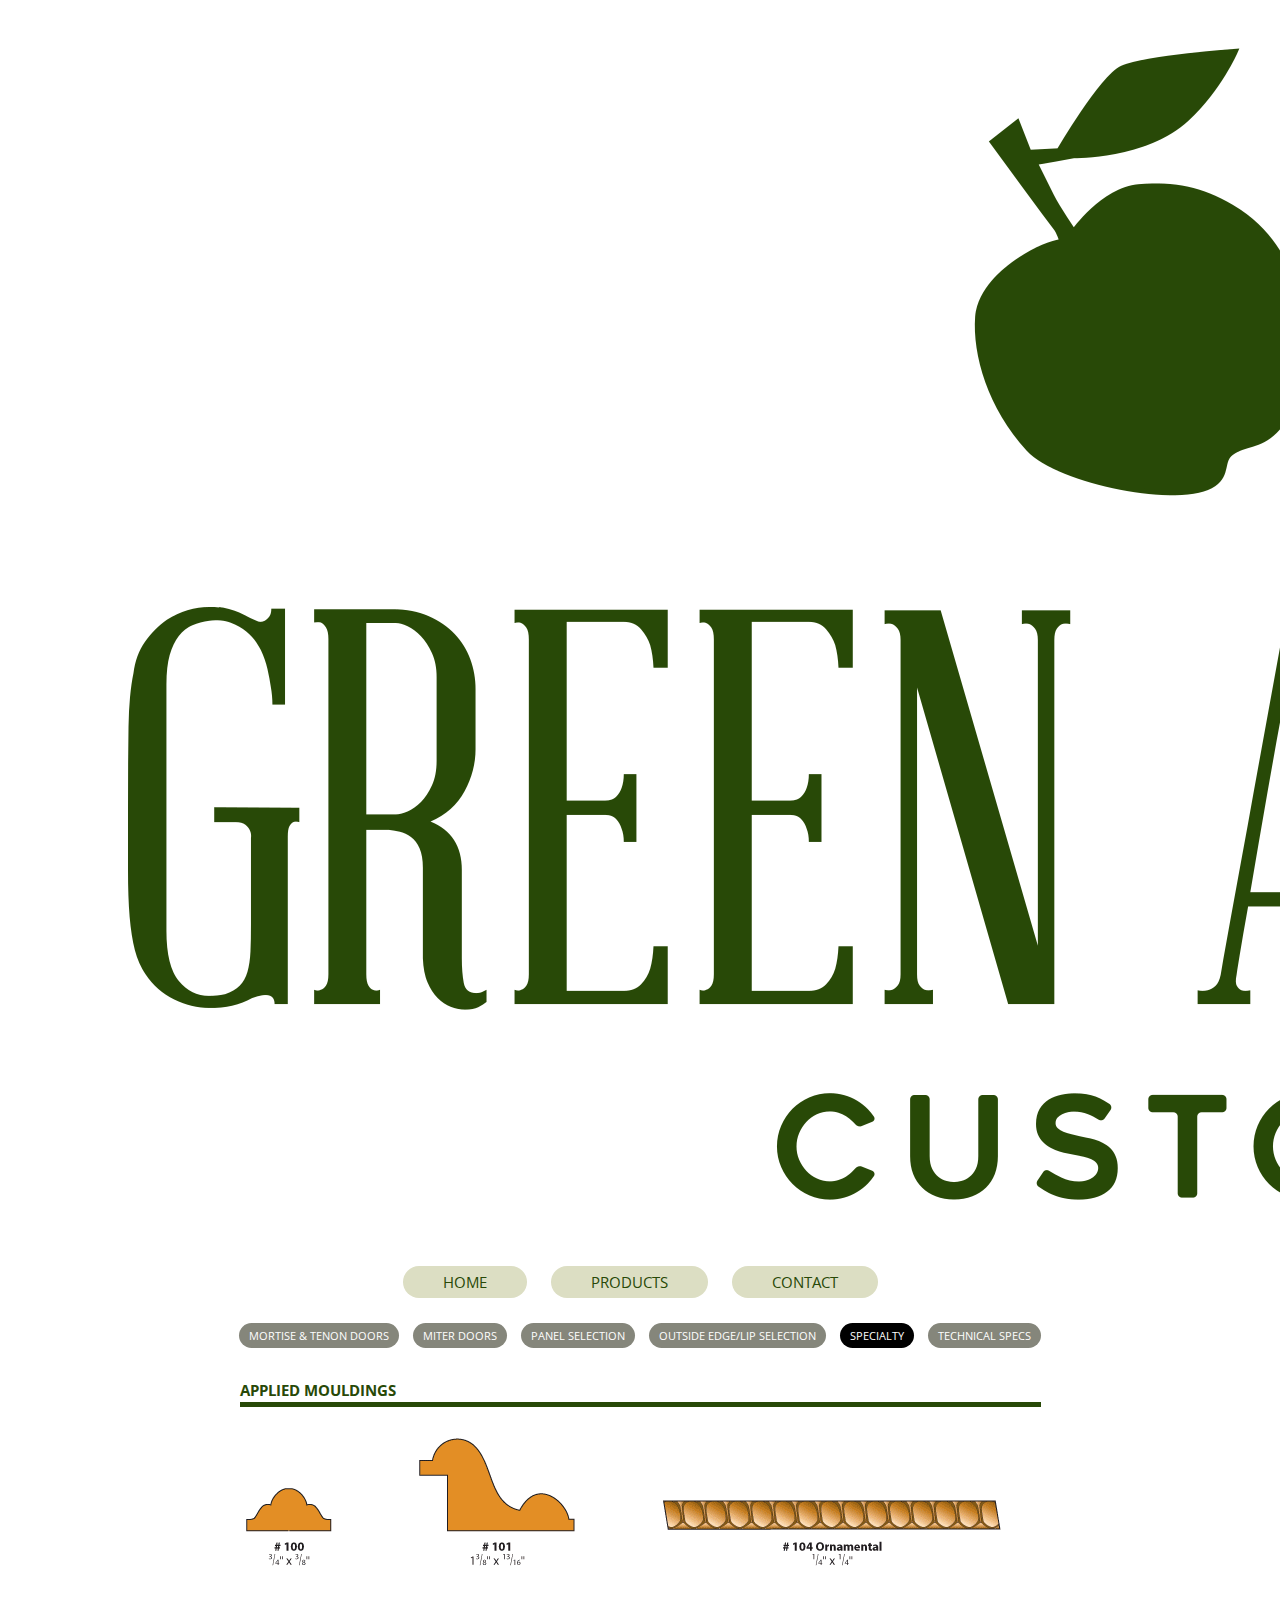
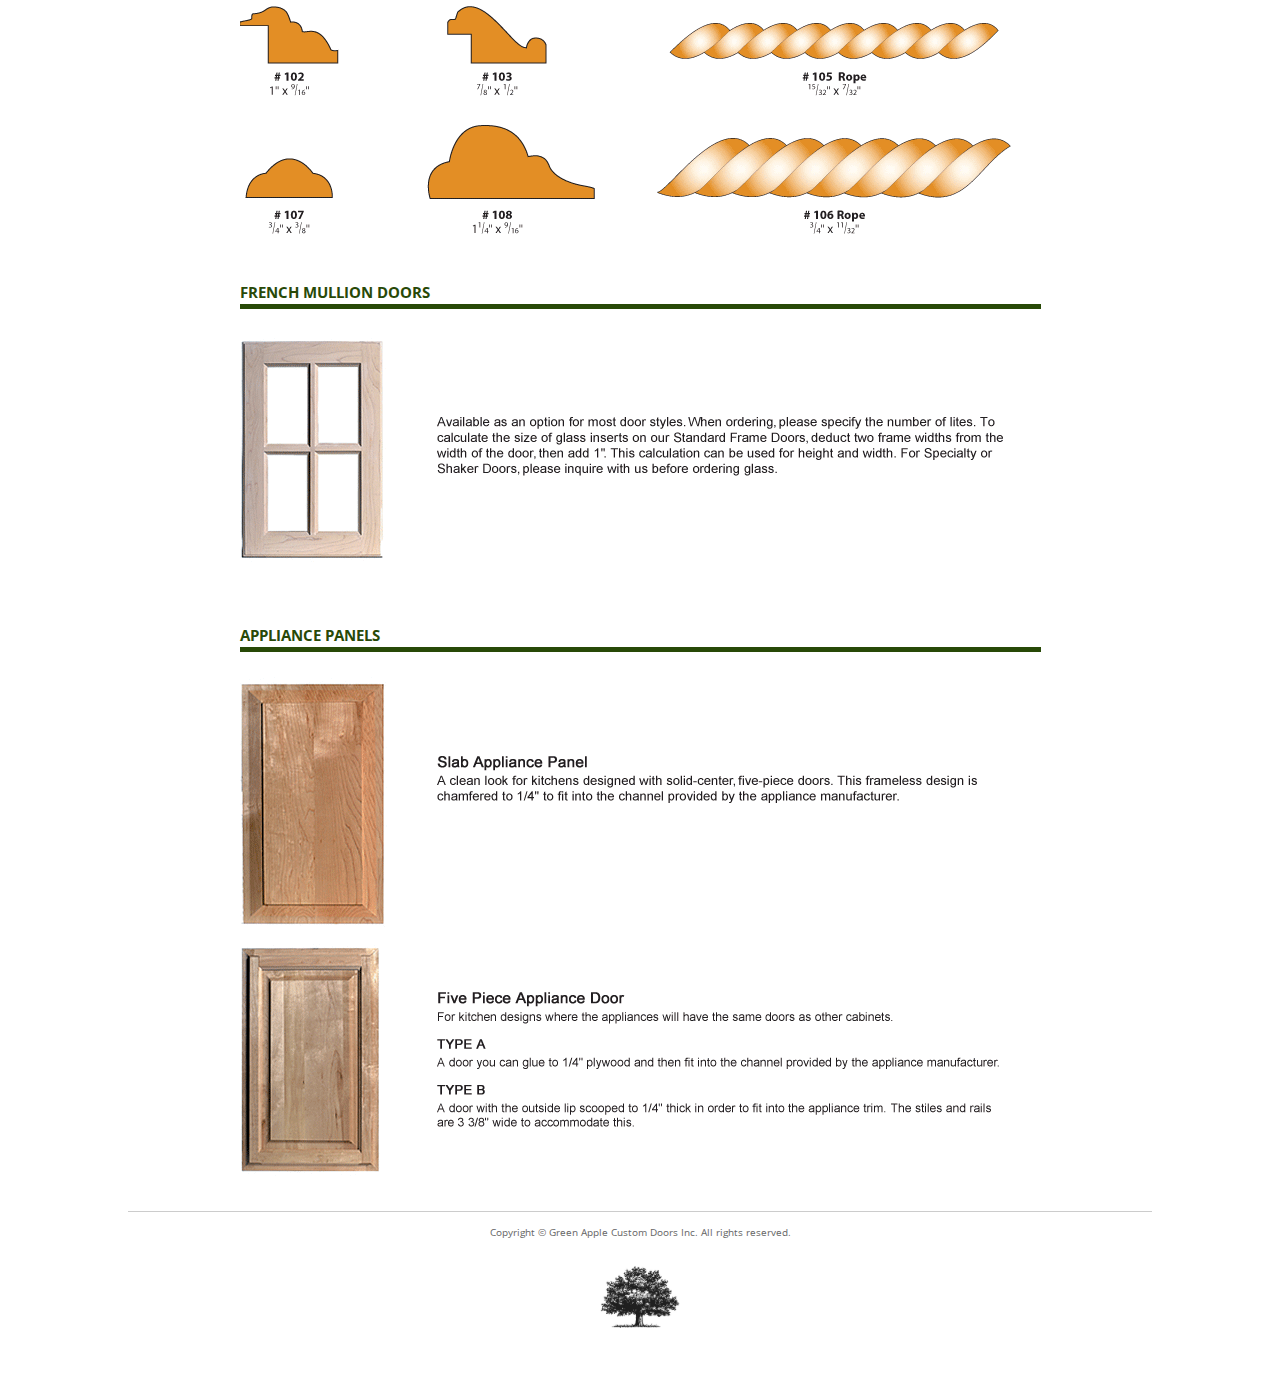
<file: products_specialty.html>
<!DOCTYPE html>
<html lang="en">
<head>
  <meta charset="utf-8">
  <title>Green Apple Custom Doors</title>
  <meta name="description" content="Green Apple Custom Doors; Kitchen Doors; Cabinet Doors">
  <meta name="viewport" content="width=device-width, initial-scale=1">
  <link href="http://fonts.googleapis.com/css?family=Open+Sans:300,400,700" rel="stylesheet">
  <link rel="stylesheet" href="css/normalize.css">
  <link rel="stylesheet" href="css/skeleton.css">
  <link rel="stylesheet" href="css/styles.css">
</head>

<body>
  <div class="container">
    <div class="header center">
      <img src="images/logo.png" />
    </div>

    <div class="navbar">
      <div class="navbar-item"><a href="/">Home</a></div>
      <div class="navbar-item"><a href="products.html">Products</a></div>
      <div class="navbar-item"><a href="contact.html">Contact</a></div>
      <div class="u-cf"></div>
    </div>

    <div class="navbar secondary">
      <div class="navbar-item"><a href="products.html">Mortise &amp; Tenon Doors</a></div>
      <div class="navbar-item"><a href="products_miter.html">Miter Doors</a></div>
      <div class="navbar-item"><a href="products_panel.html">Panel Selection</a></div>
      <div class="navbar-item"><a href="products_edge_lip.html">Outside Edge/Lip Selection</a></div>
      <div class="navbar-item active"><a href="products_specialty.html">Specialty</a></div>
      <div class="navbar-item"><a href="products_technical.html">Technical Specs</a></div>
      <div class="u-cf"></div>
    </div>

    <div class="products">
      <table width="801" border="0" align="center" cellpadding="0" cellspacing="0">
        <tbody>
          <tr>
            <td width="801" align="left" valign="top">
              <table width="801" border="0" cellspacing="0" cellpadding="0">
                <tbody>
                  <tr>
                    <td align="left" valign="top">
                      <div class="product-header">APPLIED MOULDINGS</div>
                    </td>
                  </tr>
                  <tr>
                    <td align="left" valign="top">
                      <img src="images/specialty_applied.gif" width="801">
                    </td>
                  </tr>
                  <tr>
                    <td align="left" valign="top">
                      <div class="product-header">FRENCH MULLION DOORS</div>
                    </td>
                  </tr>
                  <tr>
                    <td align="left" valign="top">
                      <img src="images/specialty_french.gif" width="801">
                    </td>
                  </tr>
                  <tr>
                    <td align="left" valign="top">
                      <div class="product-header">APPLIANCE PANELS</div>
                    </td>
                  </tr>
                  <tr>
                    <td align="left" valign="top">
                      <img src="images/specialty_app.gif" width="801">
                    </td>
                  </tr>
                </tbody>
              </table>
            </td>
          </tr>
        </tbody>
      </table>
    </div>

    <div class="footer">
      Copyright &copy; Green Apple Custom Doors Inc. All rights reserved.
    </div>
    <div class="footer-icon center">
      <img src="images/footer.jpg" height="50" />
    </div>
  </div>
</body>

</html>
</file>
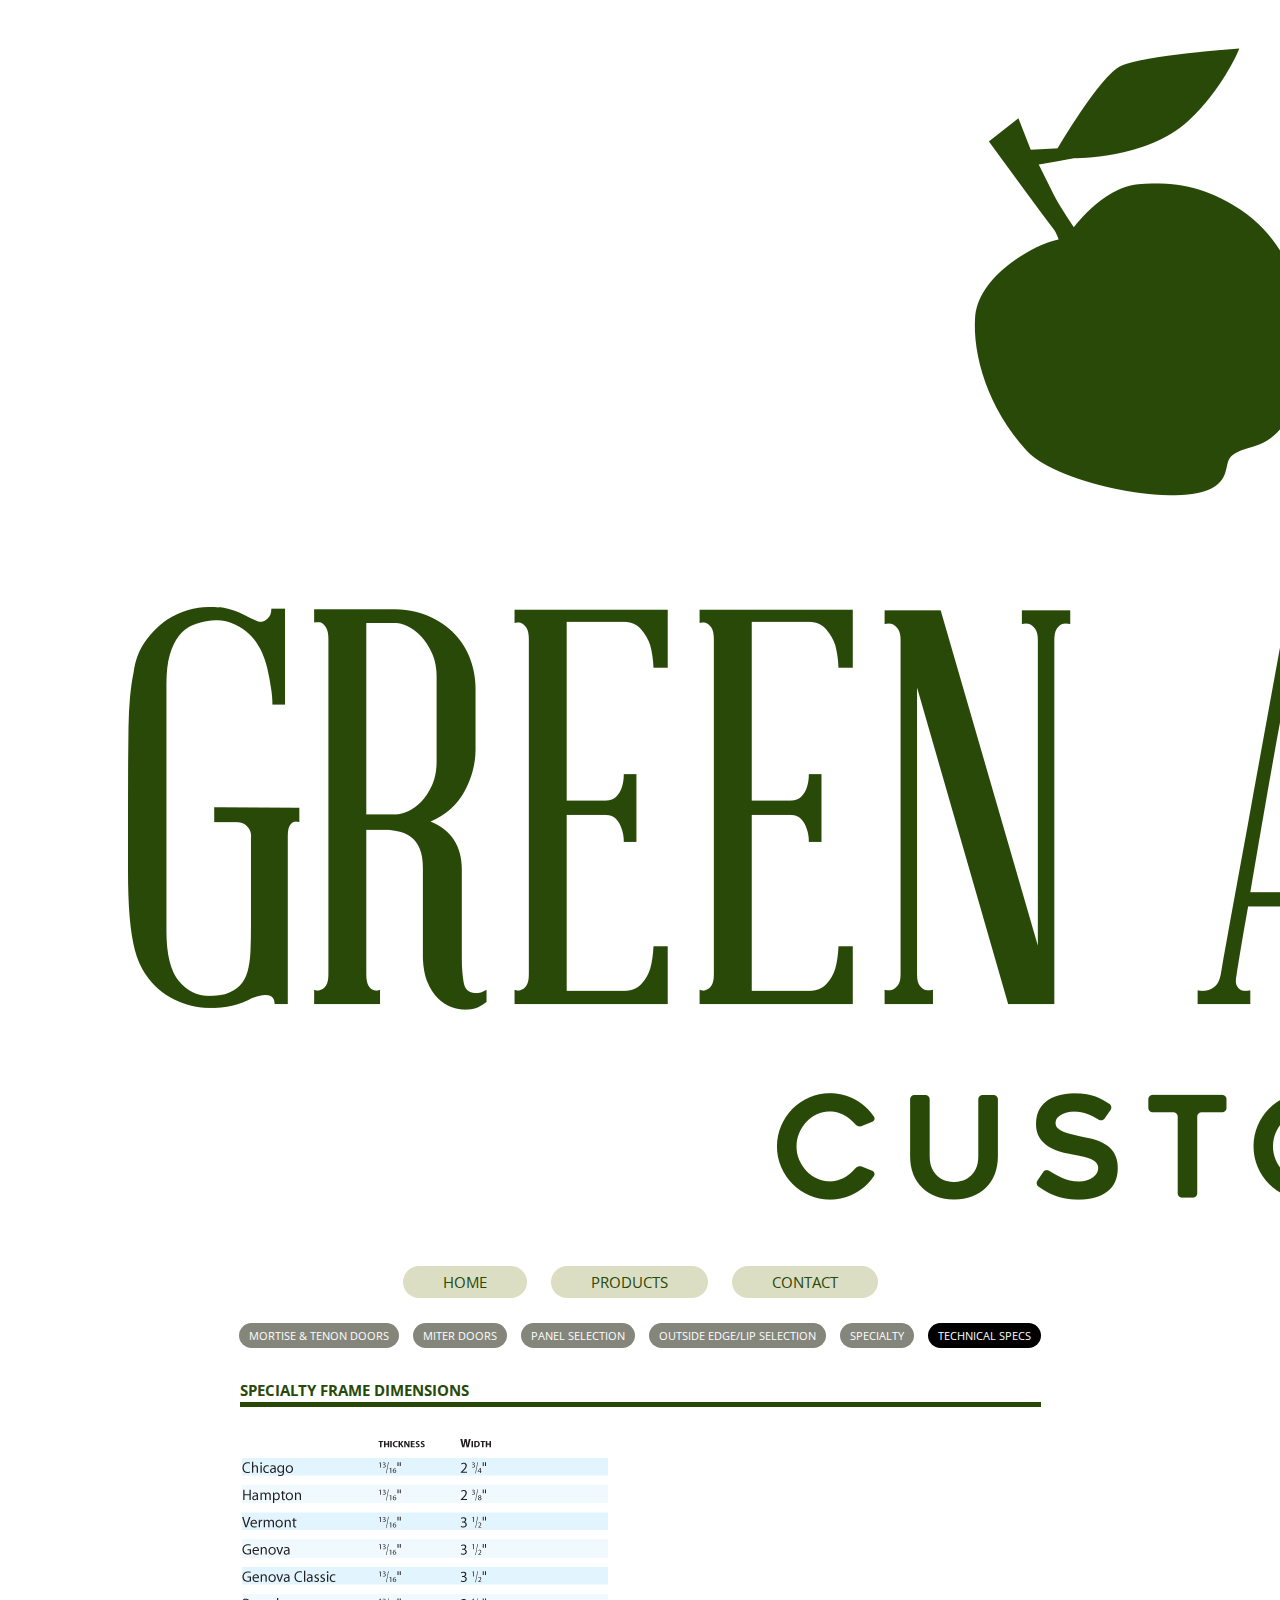
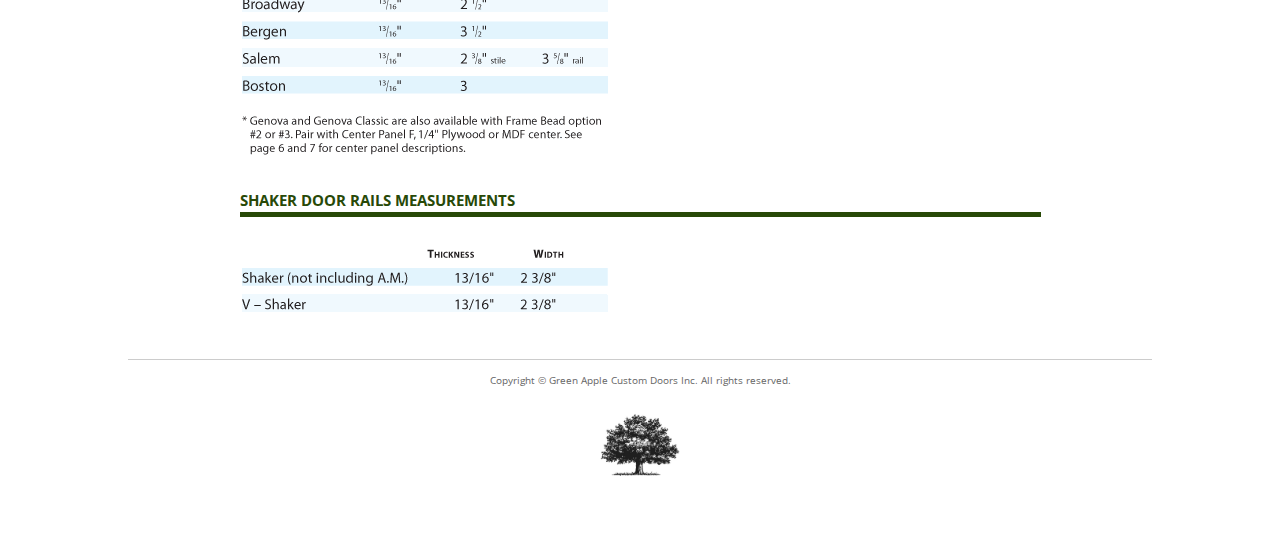
<file: products_technical.html>
<!DOCTYPE html>
<html lang="en">
<head>
  <meta charset="utf-8">
  <title>Green Apple Custom Doors</title>
  <meta name="description" content="Green Apple Custom Doors; Kitchen Doors; Cabinet Doors">
  <meta name="viewport" content="width=device-width, initial-scale=1">
  <link href="http://fonts.googleapis.com/css?family=Open+Sans:300,400,700" rel="stylesheet">
  <link rel="stylesheet" href="css/normalize.css">
  <link rel="stylesheet" href="css/skeleton.css">
  <link rel="stylesheet" href="css/styles.css">
</head>

<body>
  <div class="container">
    <div class="header center">
      <img src="images/logo.png" />
    </div>

    <div class="navbar">
      <div class="navbar-item"><a href="/">Home</a></div>
      <div class="navbar-item"><a href="products.html">Products</a></div>
      <div class="navbar-item"><a href="contact.html">Contact</a></div>
      <div class="u-cf"></div>
    </div>

    <div class="navbar secondary">
      <div class="navbar-item"><a href="products.html">Mortise &amp; Tenon Doors</a></div>
      <div class="navbar-item"><a href="products_miter.html">Miter Doors</a></div>
      <div class="navbar-item"><a href="products_panel.html">Panel Selection</a></div>
      <div class="navbar-item"><a href="products_edge_lip.html">Outside Edge/Lip Selection</a></div>
      <div class="navbar-item"><a href="products_specialty.html">Specialty</a></div>
      <div class="navbar-item active"><a href="products_technical.html">Technical Specs</a></div>
      <div class="u-cf"></div>
    </div>

    <div class="products">
      <table width="801" border="0" align="center" cellpadding="0" cellspacing="0">
        <tbody>
          <tr>
            <td width="801" align="left" valign="top">
              <table width="801" border="0" cellspacing="0" cellpadding="0">
                <tbody>
                  <tr>
                    <td align="left" valign="top">
                      <div class="product-header">SPECIALTY FRAME DIMENSIONS</div>
                    </td>
                  </tr>
                  <tr>
                    <td align="left" valign="top">
                      <img src="images/specs_frame.gif" width="801">
                    </td>
                  </tr>
                  <tr>
                    <td align="left" valign="top">
                      <div class="product-header">SHAKER DOOR RAILS MEASUREMENTS</div>
                    </td>
                  </tr>
                  <tr>
                    <td align="left" valign="top">
                      <img src="images/specs_shaker.gif" width="801">
                    </td>
                  </tr>
                </tbody>
              </table>
            </td>
          </tr>
        </tbody>
      </table>
    </div>

    <div class="footer">
      Copyright &copy; Green Apple Custom Doors Inc. All rights reserved.
    </div>
    <div class="footer-icon center">
      <img src="images/footer.jpg" height="50" />
    </div>
  </div>
</body>

</html>
</file>
<file: css/skeleton.css>
/*
* Skeleton V2.0.4
* Copyright 2014, Dave Gamache
* www.getskeleton.com
* Free to use under the MIT license.
* http://www.opensource.org/licenses/mit-license.php
* 12/29/2014
*/


/* Table of contents
––––––––––––––––––––––––––––––––––––––––––––––––––
- Grid
- Base Styles
- Typography
- Links
- Buttons
- Forms
- Lists
- Code
- Tables
- Spacing
- Utilities
- Clearing
- Media Queries
*/


/* Grid
–––––––––––––––––––––––––––––––––––––––––––––––––– */
.container {
  position: relative;
  width: 100%;
  max-width: 960px;
  margin: 0 auto;
  padding: 0 20px;
  box-sizing: border-box; }
.column,
.columns {
  width: 100%;
  float: left;
  box-sizing: border-box; }

/* For devices larger than 400px */
@media (min-width: 400px) {
  .container {
    width: 85%;
    padding: 0; }
}

/* For devices larger than 550px */
@media (min-width: 550px) {
  .container {
    width: 80%; }
  .column,
  .columns {
    margin-left: 4%; }
  .column:first-child,
  .columns:first-child {
    margin-left: 0; }

  .one.column,
  .one.columns                    { width: 4.66666666667%; }
  .two.columns                    { width: 13.3333333333%; }
  .three.columns                  { width: 22%;            }
  .four.columns                   { width: 30.6666666667%; }
  .five.columns                   { width: 39.3333333333%; }
  .six.columns                    { width: 48%;            }
  .seven.columns                  { width: 56.6666666667%; }
  .eight.columns                  { width: 65.3333333333%; }
  .nine.columns                   { width: 74.0%;          }
  .ten.columns                    { width: 82.6666666667%; }
  .eleven.columns                 { width: 91.3333333333%; }
  .twelve.columns                 { width: 100%; margin-left: 0; }

  .one-third.column               { width: 30.6666666667%; }
  .two-thirds.column              { width: 65.3333333333%; }

  .one-half.column                { width: 48%; }

  /* Offsets */
  .offset-by-one.column,
  .offset-by-one.columns          { margin-left: 8.66666666667%; }
  .offset-by-two.column,
  .offset-by-two.columns          { margin-left: 17.3333333333%; }
  .offset-by-three.column,
  .offset-by-three.columns        { margin-left: 26%;            }
  .offset-by-four.column,
  .offset-by-four.columns         { margin-left: 34.6666666667%; }
  .offset-by-five.column,
  .offset-by-five.columns         { margin-left: 43.3333333333%; }
  .offset-by-six.column,
  .offset-by-six.columns          { margin-left: 52%;            }
  .offset-by-seven.column,
  .offset-by-seven.columns        { margin-left: 60.6666666667%; }
  .offset-by-eight.column,
  .offset-by-eight.columns        { margin-left: 69.3333333333%; }
  .offset-by-nine.column,
  .offset-by-nine.columns         { margin-left: 78.0%;          }
  .offset-by-ten.column,
  .offset-by-ten.columns          { margin-left: 86.6666666667%; }
  .offset-by-eleven.column,
  .offset-by-eleven.columns       { margin-left: 95.3333333333%; }

  .offset-by-one-third.column,
  .offset-by-one-third.columns    { margin-left: 34.6666666667%; }
  .offset-by-two-thirds.column,
  .offset-by-two-thirds.columns   { margin-left: 69.3333333333%; }

  .offset-by-one-half.column,
  .offset-by-one-half.columns     { margin-left: 52%; }

}


/* Base Styles
–––––––––––––––––––––––––––––––––––––––––––––––––– */
/* NOTE
html is set to 62.5% so that all the REM measurements throughout Skeleton
are based on 10px sizing. So basically 1.5rem = 15px :) */
html {
  font-size: 62.5%; }
body {
  font-size: 1.5em; /* currently ems cause chrome bug misinterpreting rems on body element */
  line-height: 1.6;
  font-weight: 400;
  font-family: "Raleway", "HelveticaNeue", "Helvetica Neue", Helvetica, Arial, sans-serif;
  color: #222; }


/* Typography
–––––––––––––––––––––––––––––––––––––––––––––––––– */
h1, h2, h3, h4, h5, h6 {
  margin-top: 0;
  margin-bottom: 2rem;
  font-weight: 300; }
h1 { font-size: 4.0rem; line-height: 1.2;  letter-spacing: -.1rem;}
h2 { font-size: 3.6rem; line-height: 1.25; letter-spacing: -.1rem; }
h3 { font-size: 3.0rem; line-height: 1.3;  letter-spacing: -.1rem; }
h4 { font-size: 2.4rem; line-height: 1.35; letter-spacing: -.08rem; }
h5 { font-size: 1.8rem; line-height: 1.5;  letter-spacing: -.05rem; }
h6 { font-size: 1.5rem; line-height: 1.6;  letter-spacing: 0; }

/* Larger than phablet */
@media (min-width: 550px) {
  h1 { font-size: 5.0rem; }
  h2 { font-size: 4.2rem; }
  h3 { font-size: 3.6rem; }
  h4 { font-size: 3.0rem; }
  h5 { font-size: 2.4rem; }
  h6 { font-size: 1.5rem; }
}

p {
  margin-top: 0; }


/* Links
–––––––––––––––––––––––––––––––––––––––––––––––––– */
a {
  color: #1EAEDB; }
a:hover {
  color: #0FA0CE; }


/* Buttons
–––––––––––––––––––––––––––––––––––––––––––––––––– */
.button,
button,
input[type="submit"],
input[type="reset"],
input[type="button"] {
  display: inline-block;
  height: 38px;
  padding: 0 30px;
  color: #555;
  text-align: center;
  font-size: 11px;
  font-weight: 600;
  line-height: 38px;
  letter-spacing: .1rem;
  text-transform: uppercase;
  text-decoration: none;
  white-space: nowrap;
  background-color: transparent;
  border-radius: 4px;
  border: 1px solid #bbb;
  cursor: pointer;
  box-sizing: border-box; }
.button:hover,
button:hover,
input[type="submit"]:hover,
input[type="reset"]:hover,
input[type="button"]:hover,
.button:focus,
button:focus,
input[type="submit"]:focus,
input[type="reset"]:focus,
input[type="button"]:focus {
  color: #333;
  border-color: #888;
  outline: 0; }
.button.button-primary,
button.button-primary,
input[type="submit"].button-primary,
input[type="reset"].button-primary,
input[type="button"].button-primary {
  color: #FFF;
  background-color: #33C3F0;
  border-color: #33C3F0; }
.button.button-primary:hover,
button.button-primary:hover,
input[type="submit"].button-primary:hover,
input[type="reset"].button-primary:hover,
input[type="button"].button-primary:hover,
.button.button-primary:focus,
button.button-primary:focus,
input[type="submit"].button-primary:focus,
input[type="reset"].button-primary:focus,
input[type="button"].button-primary:focus {
  color: #FFF;
  background-color: #1EAEDB;
  border-color: #1EAEDB; }


/* Forms
–––––––––––––––––––––––––––––––––––––––––––––––––– */
input[type="email"],
input[type="number"],
input[type="search"],
input[type="text"],
input[type="tel"],
input[type="url"],
input[type="password"],
textarea,
select {
  height: 38px;
  padding: 6px 10px; /* The 6px vertically centers text on FF, ignored by Webkit */
  background-color: #fff;
  border: 1px solid #D1D1D1;
  border-radius: 4px;
  box-shadow: none;
  box-sizing: border-box; }
/* Removes awkward default styles on some inputs for iOS */
input[type="email"],
input[type="number"],
input[type="search"],
input[type="text"],
input[type="tel"],
input[type="url"],
input[type="password"],
textarea {
  -webkit-appearance: none;
     -moz-appearance: none;
          appearance: none; }
textarea {
  min-height: 65px;
  padding-top: 6px;
  padding-bottom: 6px; }
input[type="email"]:focus,
input[type="number"]:focus,
input[type="search"]:focus,
input[type="text"]:focus,
input[type="tel"]:focus,
input[type="url"]:focus,
input[type="password"]:focus,
textarea:focus,
select:focus {
  border: 1px solid #33C3F0;
  outline: 0; }
label,
legend {
  display: block;
  margin-bottom: .5rem;
  font-weight: 600; }
fieldset {
  padding: 0;
  border-width: 0; }
input[type="checkbox"],
input[type="radio"] {
  display: inline; }
label > .label-body {
  display: inline-block;
  margin-left: .5rem;
  font-weight: normal; }


/* Lists
–––––––––––––––––––––––––––––––––––––––––––––––––– */
ul {
  list-style: circle inside; }
ol {
  list-style: decimal inside; }
ol, ul {
  padding-left: 0;
  margin-top: 0; }
ul ul,
ul ol,
ol ol,
ol ul {
  margin: 1.5rem 0 1.5rem 3rem;
  font-size: 90%; }
li {
  margin-bottom: 1rem; }


/* Code
–––––––––––––––––––––––––––––––––––––––––––––––––– */
code {
  padding: .2rem .5rem;
  margin: 0 .2rem;
  font-size: 90%;
  white-space: nowrap;
  background: #F1F1F1;
  border: 1px solid #E1E1E1;
  border-radius: 4px; }
pre > code {
  display: block;
  padding: 1rem 1.5rem;
  white-space: pre; }


/* Tables
–––––––––––––––––––––––––––––––––––––––––––––––––– */
th,
td {
  padding: 12px 15px;
  text-align: left;
  border-bottom: 1px solid #E1E1E1; }
th:first-child,
td:first-child {
  padding-left: 0; }
th:last-child,
td:last-child {
  padding-right: 0; }


/* Spacing
–––––––––––––––––––––––––––––––––––––––––––––––––– */
button,
.button {
  margin-bottom: 1rem; }
input,
textarea,
select,
fieldset {
  margin-bottom: 1.5rem; }
pre,
blockquote,
dl,
figure,
table,
p,
ul,
ol,
form {
  margin-bottom: 2.5rem; }


/* Utilities
–––––––––––––––––––––––––––––––––––––––––––––––––– */
.u-full-width {
  width: 100%;
  box-sizing: border-box; }
.u-max-full-width {
  max-width: 100%;
  box-sizing: border-box; }
.u-pull-right {
  float: right; }
.u-pull-left {
  float: left; }


/* Misc
–––––––––––––––––––––––––––––––––––––––––––––––––– */
hr {
  margin-top: 3rem;
  margin-bottom: 3.5rem;
  border-width: 0;
  border-top: 1px solid #E1E1E1; }


/* Clearing
–––––––––––––––––––––––––––––––––––––––––––––––––– */

/* Self Clearing Goodness */
.container:after,
.row:after,
.u-cf {
  content: "";
  display: table;
  clear: both; }


/* Media Queries
–––––––––––––––––––––––––––––––––––––––––––––––––– */
/*
Note: The best way to structure the use of media queries is to create the queries
near the relevant code. For example, if you wanted to change the styles for buttons
on small devices, paste the mobile query code up in the buttons section and style it
there.
*/


/* Larger than mobile */
@media (min-width: 400px) {}

/* Larger than phablet (also point when grid becomes active) */
@media (min-width: 550px) {}

/* Larger than tablet */
@media (min-width: 750px) {}

/* Larger than desktop */
@media (min-width: 1000px) {}

/* Larger than Desktop HD */
@media (min-width: 1200px) {}
</file>
<file: css/styles.css>
* { font-family: 'Open Sans', sans-serif; }

.color1 { color: #284907; }
.color2 { color: #5B783E; }
.color3 { color: #dcdec3; }

.bgcolor1 { background-color: #284907; }
.bgcolor2 { background-color: #5B783E; }

.button.button-primary,
button.button-primary,
input[type="submit"].button-primary,
input[type="reset"].button-primary,
input[type="button"].button-primary {
  transition: all 250ms;
  color: #FFF;
  background-color: #284907;
  border-color: #284907;
}

.button.button-primary:hover,
button.button-primary:hover,
input[type="submit"].button-primary:hover,
input[type="reset"].button-primary:hover,
input[type="button"].button-primary:hover,
.button.button-primary:focus,
button.button-primary:focus,
input[type="submit"].button-primary:focus,
input[type="reset"].button-primary:focus,
input[type="button"].button-primary:focus {
  color: #FFF;
  background-color: #42463f;
  border-color: #42463f;
 }

.center { text-align: center; }

.header { margin: 40px 0 10px; }

.header .slogan {
  font-style: italic;
  text-transform: lowercase;
  color: gray;
  padding: 15px;
  font-size: 19px;
}

.container {
  max-width: 1200px;
}

.footer {
  line-height: 40px;
  border-top: 1px solid #ccc;
  margin: 20px 0 0;
  font-size: 10px;
  text-align: center;
  color: #666;
}

.footer-icon img {
  margin: 0 0 40px;
  height: 90px;
}

.navbar { margin: 20px 0 10px; padding: 0 20px; text-align: center; }
.navbar-item { display: inline-block;; }
.navbar-item a {
  text-decoration: none;
  transition: background-color 250ms;
  display: block;
  line-height: 32px;
  padding: 0 40px;
  margin: 10px 10px;
  cursor: pointer;
  font-size: 15px;
  text-transform: uppercase;
  background-color: #dcdec3;
  color: #284907;
  border-radius: 30px;
}
.navbar-item a:hover { background-color: #eee; }

.navbar.secondary { margin: 5px; }
.navbar.secondary .navbar-item a {
  font-size: 11px;
  margin: 5px 5px;
  padding: 0 10px;
  line-height: 25px;
  background-color: #85867b;
  color: white;
}
.navbar.secondary .navbar-item.active a { background-color: black; }
.navbar.secondary .navbar-item a:hover { background-color: black; }

.intro {
  font-size: 16px;
  padding: 40px;G
  font-weight: 100;
  background-color: rgba(0, 0, 0, 0.5);
  color: white;
  text-align: center;
  z-index: 100;
}

.splash {
  overflow: hidden;
  position: relative; text-align: center;
  min-height: 200px;
}

.splash img {
  position: absolute;
  left: 0;
  top: 0;
  display: block;
  z-index: -100;
  width: auto;
}

@media (min-width: 550px) {
  .intro {
    font-size: 20px;
    padding: 70px;
  }
}

@media (min-width: 800px) {
  .intro {
    padding: 100px 70px;
  }

  .splash img {
    width: 100%;
  }
}

@media (min-width: 1000px) {
  .intro {
    padding: 200px 120px;
  }
}

.products img { float: left; }
.products table, .products th, .products td {
  margin-bottom: 0;
  padding: 0;
  border: 0;
}

.product-header {
  border-bottom: 5px solid #284907;
  margin: 20px 0;
  font-weight: bold;
  text-transform: uppercase;
  color: #284907;
}

.product-title {
  margin: 15px 0 0px;
  text-align: center;
}

.table-inventory img { 
  width: 100%; 
  height: 350px;
  display: block;
  object-fit: cover;
}

.table-inventory .horz-extra img { 
  height: 320px;
}

.table-inventory .vert-extra img { 
  height: 507px;
}

.table-inventory .top-position img { 
  object-position: top;
}

@media (min-width: 550px) {
  .table-inventory .horz-extra img,
  .table-inventory .vert-extra img,
  .table-inventory img { 
    height: 507px;
  }
}

.table-inventory .description {
  color: #666;
  text-align: center;
  text-transform: uppercase;
  font-size: 12px;
  padding: 10px;
  margin-bottom: 35px;
  font-weight: bold;
}

.table-inventory .price {
  font-weight: normal;
}
</file>
